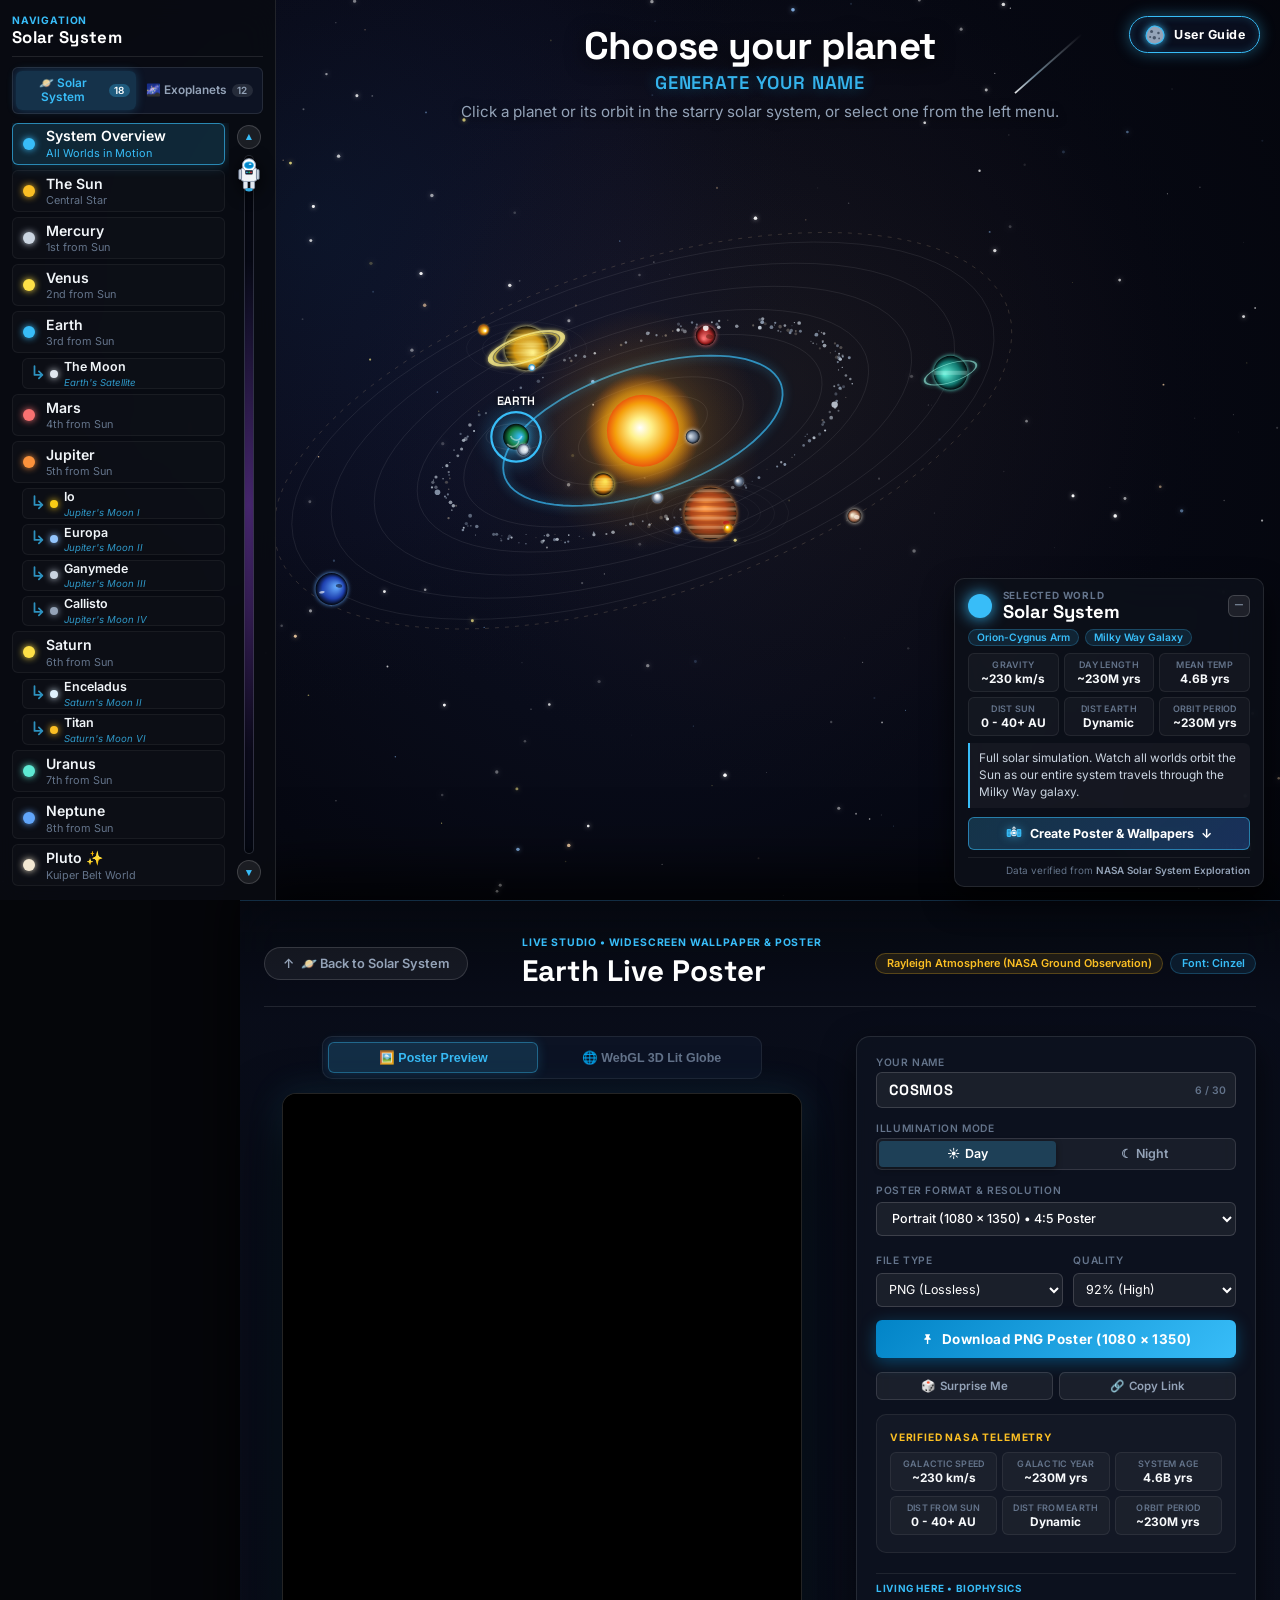
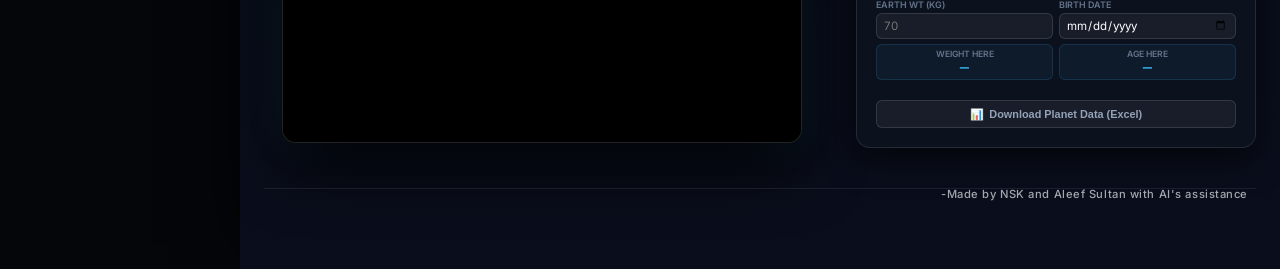
<file: index.html>
<!DOCTYPE html>
<html lang="en">
<head>
  <meta charset="UTF-8">
  <meta name="viewport" content="width=device-width, initial-scale=1.0">
  <title>Planet Name Poster — Motion &amp; Performance</title>
  <meta name="description" content="Choose a world from the solar system, type your name, and preview your personalized poster against that world's day or night sky with smooth 60 FPS motion and performance controls.">
  <meta name="theme-color" content="#06070c">

  <!-- Open-License Google Fonts for All Celestial Worlds -->
  <link rel="preconnect" href="https://fonts.googleapis.com">
  <link rel="preconnect" href="https://fonts.gstatic.com" crossorigin>
  <link href="https://fonts.googleapis.com/css2?family=Cinzel:wght@600;700;900&family=Cormorant+Garamond:wght@600;700&family=Inter:wght@400;500;600;700&family=Outfit:wght@500;700&family=Playfair+Display:ital,wght@0,600;0,700;1,600&family=Space+Grotesk:wght@600;700&family=Syne:wght@700;800&display=swap" rel="stylesheet">

  <link rel="stylesheet" href="css/style.css?v=12.0">
</head>
<body>
  <!-- Top Right: Blinking Asteroid User Guide Button -->
  <button type="button" id="asteroid-guide-btn" class="asteroid-guide-btn" aria-label="Open Cosmic User Guide" title="Click for easy User Guide">
    <span class="asteroid-icon-wrap" aria-hidden="true">
      <svg class="asteroid-svg" viewBox="0 0 32 32" fill="none" xmlns="http://www.w3.org/2000/svg">
        <path d="M16 3 C22 4, 28 8, 29 15 C30 22, 25 28, 17 29 C9 30, 3 24, 3 17 C3 10, 10 2, 16 3 Z" fill="#94a3b8" stroke="#38bdf8" stroke-width="1.6" stroke-linejoin="round"/>
        <circle cx="11" cy="11" r="2.2" fill="#475569"/>
        <circle cx="21" cy="13" r="1.8" fill="#475569"/>
        <circle cx="15" cy="20" r="2.5" fill="#475569"/>
        <circle cx="22" cy="21" r="1.3" fill="#475569"/>
        <circle cx="9" cy="19" r="1.5" fill="#475569"/>
      </svg>
    </span>
    <span class="asteroid-guide-text">User Guide</span>
  </button>

  <!-- Full-Screen Interactive Solar System Canvas -->
  <canvas id="solar-canvas" aria-label="Interactive animated 3D solar system background"></canvas>

  <!-- Mobile Drawer Toggle Button -->
  <button 
    type="button" 
    id="drawer-toggle" 
    class="drawer-toggle-btn" 
    aria-label="Toggle planet menu drawer" 
    aria-expanded="false" 
    aria-controls="planet-drawer"
  >
    <span class="drawer-icon" aria-hidden="true">&#9776;</span>
    <span class="drawer-label">Worlds</span>
  </button>

  <!-- Left Menu Drawer / Sidebar -->
  <aside id="planet-drawer" class="planet-drawer" aria-label="Solar System Navigation">
    <div class="drawer-header">
      <div class="drawer-title-wrap">
        <span class="drawer-badge">Navigation</span>
        <h2 class="drawer-title">Solar System</h2>
      </div>
      <button 
        type="button" 
        id="drawer-close" 
        class="drawer-close-btn" 
        aria-label="Close planet menu drawer"
      >&times;</button>
    </div>

    <!-- Catalog Tabs: Solar System vs Confirmed NASA Exoplanets -->
    <div class="drawer-catalog-tabs" role="tablist" aria-label="Celestial catalog switcher">
      <button type="button" id="tab-solar-btn" class="catalog-tab-btn active" role="tab" aria-selected="true" aria-controls="planet-menu">
        <span>🪐 Solar System</span>
        <span class="tab-badge-count">18</span>
      </button>
      <button type="button" id="tab-exo-btn" class="catalog-tab-btn" role="tab" aria-selected="false" aria-controls="planet-menu">
        <span>🌌 Exoplanets</span>
        <span class="tab-badge-count">12</span>
      </button>
    </div>

    <!-- Planet Buttons List with Interactive Astronaut Scroller Rail -->
    <div class="drawer-body-wrap">
      <nav class="planet-menu" id="planet-menu" role="menu" aria-label="Planet selector list">
        <!-- Buttons dynamically populated and synced via JavaScript -->
      </nav>

      <!-- Dedicated Up/Down Astronaut Scroller & Navigation Rail -->
      <div class="astronaut-scroller-wrap" id="astronaut-scroller-wrap" aria-label="Astronaut Navigation Scroller">
        <button type="button" id="astro-up-btn" class="astro-nav-btn astro-btn-up" aria-label="Previous planet" title="Navigate to previous planet">▲</button>
        <div class="astro-track-rail" id="astro-track-rail" title="Drag or click to navigate planets with the astronaut">
          <div class="astro-milkyway-glow"></div>
          <div class="astronaut-guide-thumb" id="astronaut-guide-thumb" role="slider" aria-label="Astronaut Planet Scroller" tabindex="0">
            <!-- Detailed SVG Astronaut with helmet, reflective visor, chest pack and thrusters -->
            <svg class="astronaut-svg-icon" viewBox="0 0 28 38" fill="none" xmlns="http://www.w3.org/2000/svg">
              <rect x="5.5" y="12" width="17" height="15" rx="3.5" fill="#f1f5f9" stroke="#94a3b8" stroke-width="1"/>
              <rect x="3" y="14" width="3" height="11" rx="1.5" fill="#cbd5e1" stroke="#64748b" stroke-width="0.8"/>
              <rect x="22" y="14" width="3" height="11" rx="1.5" fill="#cbd5e1" stroke="#64748b" stroke-width="0.8"/>
              <circle cx="14" cy="9.5" r="7" fill="#ffffff" stroke="#94a3b8" stroke-width="1"/>
              <ellipse cx="14" cy="9.5" rx="4.8" ry="3.5" fill="#0284c7" stroke="#38bdf8" stroke-width="0.8"/>
              <ellipse cx="15.2" cy="8.5" rx="1.6" ry="0.8" fill="#ffffff" opacity="0.85"/>
              <rect x="10" y="15" width="8" height="4.5" rx="1" fill="#0f172a"/>
              <circle cx="11.8" cy="17.2" r="0.9" fill="#38bdf8"/>
              <circle cx="14.2" cy="17.2" r="0.9" fill="#22c55e"/>
              <circle cx="16.2" cy="17.2" r="0.9" fill="#ef4444"/>
              <rect x="8" y="27" width="4.5" height="8" rx="1.5" fill="#e2e8f0" stroke="#94a3b8" stroke-width="0.8"/>
              <rect x="15.5" y="27" width="4.5" height="8" rx="1.5" fill="#e2e8f0" stroke="#94a3b8" stroke-width="0.8"/>
              <ellipse cx="14" cy="36" rx="4" ry="1.8" fill="#38bdf8" opacity="0.9" class="thruster-fire"/>
            </svg>
          </div>
        </div>
        <button type="button" id="astro-down-btn" class="astro-nav-btn astro-btn-down" aria-label="Next planet" title="Navigate to next planet">▼</button>
      </div>
    </div>
  </aside>

  <!-- Mobile Drawer Backdrop Overlay -->
  <div id="drawer-backdrop" class="drawer-backdrop" aria-hidden="true"></div>

  <!-- Main Foreground Content Layer (Two-Stage Vertical Flow) -->
  <main class="main-content" id="main-content">
    
    <!-- Stage 1: Majestic Full-Screen Solar System Exploration -->
    <section class="solar-stage-section" id="solar-stage-section" aria-label="Interactive Solar System Exploration">
      <header class="hero-header" id="hero-header">
        <h1 class="hero-title" id="hero-title">Choose your planet</h1>
        <h2 class="hero-subheading" id="hero-subheading">Generate your name</h2>
        <p class="hero-subtitle" id="hero-subtitle">
          Click a planet or its orbit in the starry solar system, or select one from the left menu.
        </p>
      </header>

      <!-- Stage 1 Cosmic Footer: NSK AI Credit in Bottom Right -->
      <footer class="solar-stage-footer" aria-label="Project credits">
        <div class="footer-right">
          <span class="site-credit-watermark">-Made by NSK with AI</span>
        </div>
      </footer>
    </section>

    <!-- Stage 2: Large Poster Preview & PC Wallpaper Workshop -->
    <section class="poster-stage-section" id="poster-stage-section" aria-label="Poster Studio and Wallpaper Workshop">
      
      <!-- Studio Header Bar with Scroll-Up Action -->
      <div class="studio-section-header">
        <button type="button" class="scroll-to-solar-btn" id="scroll-to-solar-btn" title="Scroll up to return to Solar System simulation">
          <span class="scroll-arrow-icon" aria-hidden="true">&uarr;</span>
          <span>🪐 Back to Solar System</span>
        </button>

        <div class="studio-section-title-wrap">
          <span class="studio-section-badge">Live Studio &bull; Widescreen Wallpaper &amp; Poster</span>
          <h2 class="studio-section-title" id="studio-section-title">Earth Live Poster</h2>
        </div>

        <div class="sky-status-row">
          <span id="sky-status-pill" class="sky-status-pill">
            Rayleigh Atmosphere (NASA Ground Observation)
          </span>
          <span class="sky-font-indicator" id="sky-font-indicator">
            Font: Cinzel
          </span>
        </div>
      </div>

      <!-- Studio Two-Column Grid: Large Preview Canvas + Full Workshop Controls -->
      <div class="studio-layout-grid">
        
        <!-- Left / Center: Studio Canvas Column with 2D Poster vs 3D Lit Globe Toggle -->
        <div class="studio-canvas-column">
          <div class="studio-view-toggle" role="tablist" aria-label="Studio View Switcher">
            <button type="button" id="view-2d-btn" class="view-toggle-btn active" role="tab" aria-selected="true" aria-controls="poster-canvas-wrap">
              <span>🖼️ Poster Preview</span>
            </button>
            <button type="button" id="view-3d-btn" class="view-toggle-btn" role="tab" aria-selected="false" aria-controls="globe-canvas-wrap">
              <span>🌐 WebGL 3D Lit Globe</span>
            </button>
          </div>

          <!-- 2D High-Resolution Canvas Preview -->
          <div class="poster-canvas-wrap aspect-portrait" id="poster-canvas-wrap">
            <canvas id="poster-canvas" aria-label="Personalized planet name poster live preview"></canvas>
          </div>

          <!-- Stage 08 Stretch: Interactive 3D Planetary Sphere with Moving Day/Night Terminator -->
          <div class="globe-canvas-wrap" id="globe-canvas-wrap" style="display: none;">
            <div class="globe-viewport-box">
              <!-- Personalized NASA Name Overlay on 3D Globe -->
              <div class="globe-name-overlay" id="globe-name-overlay">
                <span class="globe-agency-tag">NASA CELESTIAL SURVEY &bull; 3D SPHERICAL PROJECTION</span>
                <span class="globe-name-title" id="globe-name-display">COSMOS</span>
                <span class="globe-mission-tag" id="globe-mission-tag">EXPLORATION ARCHIVE MISSION</span>
              </div>

              <canvas id="globe-canvas" width="600" height="600" aria-label="Interactive 3D Lit Planetary Globe with Day/Night Terminator"></canvas>

              <div class="globe-footer-overlay" id="globe-footer-overlay">
                <div class="globe-footer-world">
                  <span class="globe-world-badge" id="globe-world-name">EARTH</span>
                  <span class="globe-telemetry-badge" id="globe-telemetry-badge">1.00 AU &bull; 9.8 m/s&sup2;</span>
                </div>
                <div class="globe-footer-right">
                  <span class="globe-impression-tag" id="globe-impression-tag">artist's impression</span>
                  <span class="globe-credit-watermark">-Made by NSK with AI</span>
                </div>
              </div>
            </div>
            <div class="globe-controls-overlay">
              <div class="globe-control-group">
                <div class="globe-label-row">
                  <span class="globe-control-title">☀️ Sun Angle &amp; Terminator</span>
                  <span class="globe-angle-val" id="terminator-angle-val">45°</span>
                </div>
                <input type="range" id="terminator-slider" class="terminator-slider" min="0" max="360" value="45" aria-label="Adjust solar illumination terminator angle">
              </div>
              <div class="globe-actions-row">
                <button type="button" id="globe-autorotate-btn" class="globe-tool-btn active" title="Toggle automatic axial rotation">
                  <span id="globe-rotate-label">⟳ Auto-Rotate: ON</span>
                </button>
                <button type="button" id="globe-export-btn" class="globe-tool-btn" title="Download snapshot of 3D globe">
                  <span>📷 Snapshot Globe</span>
                </button>
              </div>
            </div>
          </div>
        </div>

        <!-- Right: Studio Controls, Multi-Format Export, Biophysics & Data -->
        <div class="studio-controls-column">
          
          <!-- Name Input -->
          <div class="control-name-wrap">
            <label for="name-input" class="control-label">Your Name</label>
            <div class="name-input-box">
              <input 
                type="text" 
                id="name-input" 
                class="name-input" 
                maxlength="50" 
                value="COSMOS" 
                placeholder="Type your name..."
                autocomplete="off"
                spellcheck="false"
              >
              <span id="char-count" class="char-count">6 / 50</span>
            </div>
          </div>
          <!-- Day / Night Illumination Toggle Switch (for 2D Poster Preview) -->
          <div class="control-mode-wrap">
            <span class="control-label">Illumination Mode</span>
            <div class="mode-toggle-group" role="group" aria-label="Day or Night View">
              <button type="button" id="mode-day-btn" class="mode-btn active" aria-pressed="true">
                <span class="mode-icon">&#9728;</span> Day
              </button>
              <button type="button" id="mode-night-btn" class="mode-btn" aria-pressed="false">
                <span class="mode-icon">&#9790;</span> Night
              </button>
            </div>
          </div>


          <!-- Export Size & Format Selector (Grouped Optgroups) -->
          <div class="export-format-row">
            <label for="export-size-select" class="control-label">Poster Format &amp; Resolution</label>
            <div class="select-wrapper">
              <select id="export-size-select" class="export-size-select" aria-label="Poster Export Resolution and Aspect Ratio">
                <optgroup label="Social">
                  <option value="portrait" selected>Portrait (1080 &times; 1350) &bull; 4:5 Poster</option>
                  <option value="square">Square (1080 &times; 1080) &bull; 1:1 Social</option>
                  <option value="story">Phone Story (1080 &times; 1920) &bull; 9:16 Mobile</option>
                  <option value="x_post">X Post (1600 &times; 900) &bull; 16:9 Banner</option>
                  <option value="link_preview">Link Preview (1200 &times; 630) &bull; 1.91:1 Card</option>
                  <option value="pinterest">Pinterest (1000 &times; 1500) &bull; 2:3 Pin</option>
                </optgroup>
                <optgroup label="Wallpapers">
                  <option value="landscape">PC Wallpaper (1920 &times; 1080) &bull; 16:9 Desktop</option>
                  <option value="desktop_4k">4K Desktop (3840 &times; 2160) &bull; Ultra HD</option>
                  <option value="ultrawide">Ultrawide (2560 &times; 1080) &bull; 21:9 Monitor</option>
                  <option value="tablet">Tablet (2048 &times; 1536) &bull; 4:3 iPad/Tablet</option>
                  <option value="phone_wallpaper">Phone Wallpaper (1170 &times; 2532) &bull; Lock Screen</option>
                </optgroup>
                <optgroup label="Print">
                  <option value="a4">A4 Print (2480 &times; 3508) &bull; 300 DPI Document</option>
                </optgroup>
                <optgroup label="Other">
                  <option value="custom">Custom Size (User Defined Dimensions)</option>
                </optgroup>
              </select>
            </div>
          </div>

          <!-- Custom Dimensions Input Row (Visible when Custom is selected) -->
          <div class="custom-size-row" id="custom-size-row" style="display: none;">
            <div class="custom-dim-group">
              <label for="custom-width-input" class="control-label">Width (px)</label>
              <input type="number" id="custom-width-input" class="custom-dim-input" value="1200" min="320" max="4096" step="10">
            </div>
            <div class="custom-dim-group">
              <label for="custom-height-input" class="control-label">Height (px)</label>
              <input type="number" id="custom-height-input" class="custom-dim-input" value="1200" min="320" max="4096" step="10">
            </div>
          </div>

          <!-- File Type & Quality Controls -->
          <div class="export-options-row">
            <div class="option-field-group">
              <label for="export-type-select" class="control-label">File Type</label>
              <select id="export-type-select" class="export-type-select" aria-label="Export Image Format">
                <option value="png" selected>PNG (Lossless)</option>
                <option value="jpg">JPG (Compact)</option>
                <option value="webp">WebP (Modern)</option>
              </select>
            </div>
            <div class="option-field-group" id="quality-field-group">
              <label for="export-quality-select" class="control-label">Quality</label>
              <select id="export-quality-select" class="export-quality-select" aria-label="Export Image Quality">
                <option value="1.0">100% (Maximum)</option>
                <option value="0.92" selected>92% (High)</option>
                <option value="0.82">82% (Standard)</option>
                <option value="0.70">70% (Lightweight)</option>
              </select>
            </div>
          </div>

          <!-- Download Action Button -->
          <button type="button" id="download-poster-btn" class="download-poster-btn" title="Download High-Resolution PNG Poster or Wallpaper">
            <span class="btn-icon">&#128392;</span>
            <span id="download-btn-label">Download PNG Poster</span>
          </button>

          <!-- Surprise Me & Copy Link Actions Row -->
          <div class="studio-action-row">
            <button type="button" id="surprise-btn" class="studio-action-btn" title="Pick a random world and lighting mode">
              <span>&#127922;</span> Surprise Me
            </button>
            <button type="button" id="copy-link-btn" class="studio-action-btn" title="Copy shareable link with current world and name">
              <span>&#128279;</span> Copy Link
            </button>
          </div>

          <!-- Telemetry Quick Facts Grid in Studio -->
          <div class="studio-telemetry-box">
            <div class="telemetry-header">
              <span class="telemetry-title">Verified NASA Telemetry</span>
            </div>
            <div class="panel-facts-grid">
              <div class="fact-box">
                <span class="fact-label" id="panel-fact-1-label">Gravity</span>
                <strong class="fact-value" id="panel-gravity">9.8 m/s²</strong>
              </div>
              <div class="fact-box">
                <span class="fact-label" id="panel-fact-2-label">Day Length</span>
                <strong class="fact-value" id="panel-day-length">24.0 hrs</strong>
              </div>
              <div class="fact-box">
                <span class="fact-label" id="panel-fact-3-label">Mean Temp</span>
                <strong class="fact-value" id="panel-temp">15 °C</strong>
              </div>
              <div class="fact-box">
                <span class="fact-label">Dist from Sun</span>
                <strong class="fact-value" id="panel-dist-sun">1.00 AU</strong>
              </div>
              <div class="fact-box">
                <span class="fact-label">Dist from Earth</span>
                <strong class="fact-value" id="panel-dist-earth">0 km</strong>
              </div>
              <div class="fact-box">
                <span class="fact-label">Orbit Period</span>
                <strong class="fact-value" id="panel-orbit">365.25 days</strong>
              </div>
            </div>
          </div>

          <!-- Biophysics: Living on Another World -->
          <div class="panel-biophysics-wrap" id="panel-biophysics-wrap">
            <div class="biophysics-header">
              <span class="biophysics-title">Living Here &bull; Biophysics</span>
            </div>
            <div class="biophysics-inputs-grid">
              <div class="bio-input-group">
                <label for="user-weight-input" class="bio-label">Earth Wt (kg)</label>
                <input type="number" id="user-weight-input" class="bio-input" placeholder="70" min="1" max="500" step="1">
              </div>
              <div class="bio-input-group">
                <label for="user-dob-input" class="bio-label">Birth Date</label>
                <input type="date" id="user-dob-input" class="bio-input">
              </div>
            </div>
            <div class="biophysics-results-grid">
              <div class="bio-result-box">
                <span class="bio-result-label">Weight Here</span>
                <strong class="bio-result-value" id="calc-weight-val">&mdash;</strong>
              </div>
              <div class="bio-result-box">
                <span class="bio-result-label">Age Here</span>
                <strong class="bio-result-value" id="calc-age-val">&mdash;</strong>
              </div>
            </div>
          </div>

          <!-- Data Export Action -->
          <div class="panel-data-actions" id="panel-data-actions">
            <button type="button" id="export-data-btn" class="export-data-btn" title="Download verified NASA Fact Sheet for this world as JSON">
              <span>📊</span> Download Planet Data (Excel)
            </button>
          </div>

        </div>

      </div>

      <!-- Stage 2 Studio Footer: Made By NSK watermark -->
      <footer class="studio-bottom-footer" aria-label="Project credits">
        <div class="footer-right">
          <span class="site-credit-watermark">-Made by NSK and Aleef Sultan with AI's assistance</span>
        </div>
      </footer>

    </section>

  </main>

  <!-- Selected Planet Telemetry Floating Card (Pinned to Right in Solar View) -->
  <aside class="selection-panel" id="selection-panel" aria-live="polite">
    <div class="selection-card">
      <div class="selection-card-header">
        <div class="planet-preview-dot" id="panel-planet-dot" aria-hidden="true"></div>
        <div class="selection-card-title-wrap">
          <span class="panel-eyebrow">Selected World</span>
          <h2 class="panel-planet-name" id="panel-planet-name">Solar System</h2>
        </div>
        <button type="button" id="panel-minimize-btn" class="panel-minimize-btn" aria-label="Minimize or Expand telemetry card" title="Minimize or expand telemetry card">
          <span id="panel-minimize-icon">─</span>
        </button>
      </div>

      <div class="panel-meta-badges">
        <span class="panel-badge" id="panel-planet-order">5th from Sun</span>
        <span class="panel-badge" id="panel-planet-type">Gas Giant</span>
      </div>

      <!-- Quick NASA Telemetry 6-Card Grid -->
      <div class="panel-facts-grid" id="solar-panel-facts-grid">
        <div class="fact-box">
          <span class="fact-label">Gravity</span>
          <strong class="fact-value" id="solar-gravity-val">24.8 m/s²</strong>
        </div>
        <div class="fact-box">
          <span class="fact-label">Day Length</span>
          <strong class="fact-value" id="solar-day-val">9.9 hrs</strong>
        </div>
        <div class="fact-box">
          <span class="fact-label">Mean Temp</span>
          <strong class="fact-value" id="solar-temp-val">-110 °C</strong>
        </div>
        <div class="fact-box">
          <span class="fact-label">Dist Sun</span>
          <strong class="fact-value" id="solar-dist-sun-val">5.20 AU</strong>
        </div>
        <div class="fact-box">
          <span class="fact-label">Dist Earth</span>
          <strong class="fact-value" id="solar-dist-earth-val">4.20 AU</strong>
        </div>
        <div class="fact-box">
          <span class="fact-label">Orbit Period</span>
          <strong class="fact-value" id="solar-orbit-val">11.86 yrs</strong>
        </div>
      </div>

      <!-- Verified Planetary Synopsis -->
      <p class="panel-synopsis" id="solar-synopsis-val">
        King of the planets. Giant gas world with Great Red Spot, massive magnetic shield, and 95 known moons.
      </p>

      <!-- CTA to Design in Studio / PC Wallpaper (Equipped with Artificial Satellite Icon) -->
      <button type="button" id="solar-open-studio-btn" class="solar-open-studio-btn" title="Create poster or wallpaper with this world">
        <svg class="satellite-icon-svg" viewBox="0 0 24 24" width="16" height="16" fill="none" stroke="currentColor" stroke-width="1.8" stroke-linecap="round" stroke-linejoin="round" aria-hidden="true">
          <!-- Solar panel array left -->
          <rect x="2" y="7" width="5" height="10" rx="0.8" fill="rgba(56, 189, 248, 0.25)" stroke="#38bdf8"/>
          <line x1="2" y1="12" x2="7" y2="12" stroke="#38bdf8"/>
          <line x1="4.5" y1="7" x2="4.5" y2="17" stroke="#38bdf8"/>
          <!-- Connector truss -->
          <line x1="7" y1="12" x2="9" y2="12" stroke="#e2e8f0"/>
          <!-- Satellite core body -->
          <rect x="9" y="8" width="6" height="8" rx="1.2" fill="#0284c7" stroke="#f8fafc" stroke-width="1.5"/>
          <!-- Instrument sensor -->
          <circle cx="12" cy="12" r="1.2" fill="#fbbf24"/>
          <!-- Connector truss -->
          <line x1="15" y1="12" x2="17" y2="12" stroke="#e2e8f0"/>
          <!-- Solar panel array right -->
          <rect x="17" y="7" width="5" height="10" rx="0.8" fill="rgba(56, 189, 248, 0.25)" stroke="#38bdf8"/>
          <line x1="17" y1="12" x2="22" y2="12" stroke="#38bdf8"/>
          <line x1="19.5" y1="7" x2="19.5" y2="17" stroke="#38bdf8"/>
          <!-- Antenna & dish -->
          <path d="M12 8V4.5M10 5a2 2 0 0 1 4 0" stroke="#f8fafc" stroke-width="1.4"/>
        </svg>
        <span>Create Poster &amp; Wallpapers</span>
        <span class="btn-arrow-icon" aria-hidden="true">&darr;</span>
      </button>

      <div class="panel-credit-line">
        Data verified from <span class="credit-source" id="panel-credit-source">NASA Planetary Fact Sheet</span>
      </div>
    </div>
  </aside>

  <!-- User Guide Interactive Modal Dialog -->
  <div id="user-guide-modal-backdrop" class="user-guide-modal-backdrop" role="dialog" aria-modal="true" aria-labelledby="user-guide-title">
    <div class="user-guide-card">
      <div class="user-guide-header">
        <div class="user-guide-title-wrap">
          <div class="user-guide-asteroid-badge">
            <svg class="asteroid-svg" viewBox="0 0 32 32" fill="none" width="22" height="22">
              <path d="M16 3 C22 4, 28 8, 29 15 C30 22, 25 28, 17 29 C9 30, 3 24, 3 17 C3 10, 10 2, 16 3 Z" fill="#94a3b8" stroke="#38bdf8" stroke-width="1.6"/>
              <circle cx="11" cy="11" r="2.2" fill="#475569"/>
              <circle cx="21" cy="13" r="1.8" fill="#475569"/>
              <circle cx="15" cy="20" r="2.5" fill="#475569"/>
            </svg>
          </div>
          <div>
            <h2 class="user-guide-title" id="user-guide-title">Cosmic User Guide</h2>
            <div class="user-guide-subtitle">Personalized NASA Posters, 3D Lit Globes &amp; Space Physics</div>
          </div>
        </div>
        <button type="button" id="user-guide-close-btn" class="user-guide-close-btn" aria-label="Close User Guide">&times;</button>
      </div>

      <div class="user-guide-content">
        <div class="guide-step-card">
          <div class="guide-step-num">1</div>
          <div class="guide-step-body">
            <div class="guide-step-title">🪐 Explore 30 Celestial Worlds &amp; Moons</div>
            <p class="guide-step-desc">Click any planet or orbit line directly in the solar system, or switch between <strong>Solar System (18 worlds)</strong> and <strong>NASA Exoplanet Archive (12 worlds)</strong> in the left drawer.</p>
          </div>
        </div>

        <div class="guide-step-card">
          <div class="guide-step-num">2</div>
          <div class="guide-step-body">
            <div class="guide-step-title">✍️ Generate Your Personalized Name</div>
            <p class="guide-step-desc">Type your name (up to 30 characters) in the Studio to instantly craft your customized NASA typography mission emblem with dual-color stencil styling.</p>
          </div>
        </div>

        <div class="guide-step-card">
          <div class="guide-step-num">3</div>
          <div class="guide-step-body">
            <div class="guide-step-title">🌐 2D Poster Preview &bull; WebGL 3D Lit Globe</div>
            <p class="guide-step-desc">Toggle between the 2D NASA Poster and the <strong>WebGL 3D Lit Globe</strong>. Drag the <strong>☀️ Sun Angle slider</strong> to watch day and night sweep across the planet's terrain with realistic auto-rotation!</p>
          </div>
        </div>

        <div class="guide-step-card">
          <div class="guide-step-num">4</div>
          <div class="guide-step-body">
            <div class="guide-step-title">⚖️ Living on Another World (Biophysics)</div>
            <p class="guide-step-desc">Enter your Earth weight (kg) and birth date to calculate your real weight under alien gravity and your local planetary age!</p>
          </div>
        </div>

        <div class="guide-step-card">
          <div class="guide-step-num">5</div>
          <div class="guide-step-body">
            <div class="guide-step-title">📥 Download Wallpapers &amp; Share Links</div>
            <p class="guide-step-desc">Choose from 4K Desktop Wallpaper (16:9), Mobile Phone Story (9:16), Print Ready (3:4), or Custom formats. Click <strong>Download PNG Poster</strong> or <strong>Snapshot Globe</strong> to save your creation!</p>
          </div>
        </div>
      </div>

      <div class="user-guide-footer">
        <button type="button" id="user-guide-ok-btn" class="user-guide-action-btn">
          <span>Got it, Let's Explore! 🚀</span>
        </button>
      </div>
    </div>
  </div>

  <!-- Stage 04 Visual Toast Notification -->
  <div id="toast-notification" class="toast-notification" role="status" aria-live="polite"></div>

  <!-- Scripts: Calculator, Share, Skies Engine, Background Canvas, Poster Canvas, Textures, WebGL 3D Globe, App Controller -->
  <script src="js/calculator.js?v=16.0"></script>
  <script src="js/share.js?v=16.0"></script>
  <script src="js/skies.js?v=16.0"></script>
  <script src="js/textures.js?v=16.0"></script>
  <script src="js/sphere3d.js?v=16.0"></script>
  <script src="js/background.js?v=16.0"></script>
  <script src="js/poster.js?v=16.0"></script>
  <script src="js/app.js?v=16.0"></script>
</body>
</html>
</file>
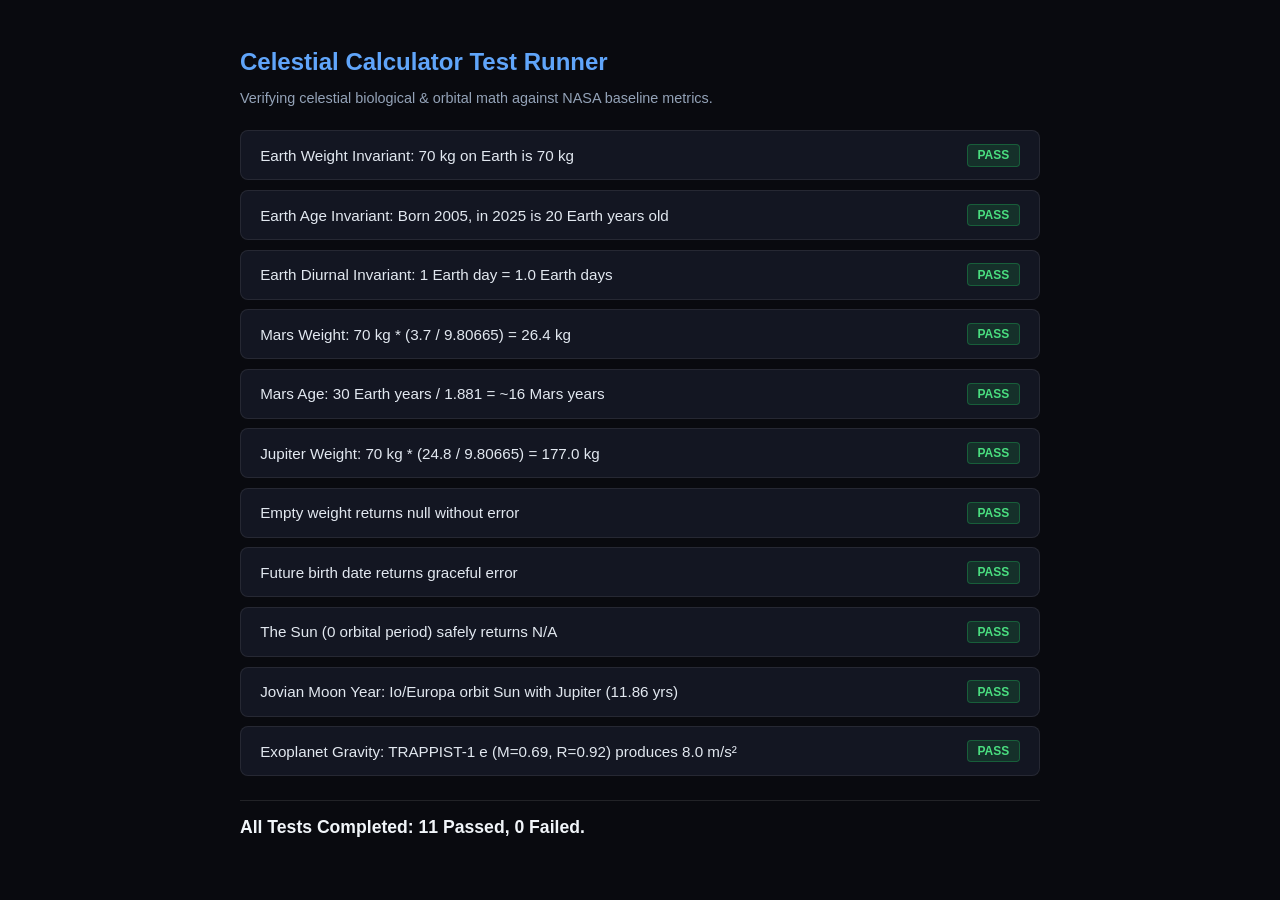
<file: tests.html>
<!DOCTYPE html>
<html lang="en">
<head>
  <meta charset="UTF-8">
  <title>Celestial Calculator - Unit Tests</title>
  <style>
    body {
      font-family: -apple-system, BlinkMacSystemFont, 'Segoe UI', Roboto, sans-serif;
      background: #090a0f;
      color: #e2e8f0;
      padding: 2rem;
      max-width: 800px;
      margin: 0 auto;
    }
    h1 { font-size: 1.5rem; margin-bottom: 0.5rem; color: #60a5fa; }
    p { color: #94a3b8; font-size: 0.9rem; margin-bottom: 1.5rem; }
    .test-card {
      background: #131622;
      border: 1px solid rgba(255, 255, 255, 0.08);
      border-radius: 8px;
      padding: 0.8rem 1.2rem;
      margin-bottom: 0.6rem;
      display: flex;
      justify-content: space-between;
      align-items: center;
    }
    .test-desc { font-size: 0.95rem; }
    .badge {
      font-size: 0.75rem;
      font-weight: 700;
      padding: 0.2rem 0.6rem;
      border-radius: 4px;
      text-transform: uppercase;
    }
    .pass { background: rgba(34, 197, 94, 0.15); color: #4ade80; border: 1px solid rgba(34, 197, 94, 0.3); }
    .fail { background: rgba(239, 68, 68, 0.15); color: #f87171; border: 1px solid rgba(239, 68, 68, 0.3); }
    .summary {
      margin-top: 1.5rem;
      font-size: 1.1rem;
      font-weight: 600;
      color: #f1f5f9;
      border-top: 1px solid rgba(255, 255, 255, 0.1);
      padding-top: 1rem;
    }
  </style>
</head>
<body>
  <h1>Celestial Calculator Test Runner</h1>
  <p>Verifying celestial biological & orbital math against NASA baseline metrics.</p>

  <div id="test-results"></div>
  <div id="test-summary" class="summary">Running tests...</div>

  <script src="js/calculator.js"></script>
  <script>
    const resultsContainer = document.getElementById('test-results');
    const summaryContainer = document.getElementById('test-summary');
    let passed = 0;
    let failed = 0;

    function assertEqual(actual, expected, desc) {
      const match = actual === expected;
      if (match) passed++; else failed++;

      const div = document.createElement('div');
      div.className = 'test-card';
      div.innerHTML = `
        <span class="test-desc">${desc}</span>
        <span class="badge ${match ? 'pass' : 'fail'}">${match ? 'PASS' : 'FAIL'}</span>
      `;
      resultsContainer.appendChild(div);
    }

    // Invariants
    const wEarth = CelestialCalculator.calculateWeightOnPlanet(70, 9.8);
    assertEqual(Math.round(wEarth.value), 70, 'Earth Weight Invariant: 70 kg on Earth is 70 kg');

    const aEarth = CelestialCalculator.calculateAgeOnPlanet(new Date('2005-01-01T00:00:00Z'), 1.0, new Date('2025-01-01T00:00:00Z'));
    assertEqual(Math.round(aEarth.value), 20, 'Earth Age Invariant: Born 2005, in 2025 is 20 Earth years old');

    const dEarth = CelestialCalculator.calculateDiurnalRatio(24.0);
    assertEqual(dEarth.planetDaysPerEarthDay, 1.0, 'Earth Diurnal Invariant: 1 Earth day = 1.0 Earth days');

    // Mars
    const wMars = CelestialCalculator.calculateWeightOnPlanet(70, '3.7 m/s²');
    assertEqual(wMars.value, 26.4, 'Mars Weight: 70 kg * (3.7 / 9.80665) = 26.4 kg');

    const aMars = CelestialCalculator.calculateAgeOnPlanet(new Date('2000-01-01T00:00:00Z'), 1.881, new Date('2030-01-01T00:00:00Z'));
    assertEqual(Math.round(aMars.value), 16, 'Mars Age: 30 Earth years / 1.881 = ~16 Mars years');

    // Jupiter
    const wJup = CelestialCalculator.calculateWeightOnPlanet(70, '24.8 m/s²');
    assertEqual(wJup.value, 177.0, 'Jupiter Weight: 70 kg * (24.8 / 9.80665) = 177.0 kg');

    // Edge cases
    const wEmpty = CelestialCalculator.calculateWeightOnPlanet(null, 3.7);
    assertEqual(wEmpty.value, null, 'Empty weight returns null without error');

    const aFuture = CelestialCalculator.calculateAgeOnPlanet(new Date(Date.now() + 86400000000), 1.881);
    assertEqual(aFuture.error, 'Future date', 'Future birth date returns graceful error');

    const aSun = CelestialCalculator.calculateAgeOnPlanet(new Date('2000-01-01'), 0);
    assertEqual(aSun.formatted, 'N/A', 'The Sun (0 orbital period) safely returns N/A');

    // Stage 06: Moons
    const aIo = CelestialCalculator.calculateAgeOnPlanet(new Date('2000-01-01T00:00:00Z'), 11.86, new Date('2030-01-01T00:00:00Z'));
    assertEqual(Number(aIo.value.toFixed(1)), 2.5, 'Jovian Moon Year: Io/Europa orbit Sun with Jupiter (11.86 yrs)');

    // Stage 07: Exoplanets
    const gTrappist = Number(((0.69 / (0.92 * 0.92)) * 9.80665).toFixed(1));
    assertEqual(gTrappist, 8.0, 'Exoplanet Gravity: TRAPPIST-1 e (M=0.69, R=0.92) produces 8.0 m/s²');

    summaryContainer.textContent = `All Tests Completed: ${passed} Passed, ${failed} Failed.`;
  </script>
</body>
</html>
</file>
<file: css/style.css>
/* ==========================================================================
   Planet Name Poster - Stage 02: Skies & Name Preview Stylesheet
   Design: Deep Space Cosmos, Live Poster Studio, Responsive Telemetry
   ========================================================================== */

:root {
  --color-bg-base: #05060a;
  --color-bg-drawer: rgba(9, 11, 18, 0.92);
  --color-bg-card: rgba(13, 16, 26, 0.88);
  --color-bg-card-hover: rgba(22, 27, 42, 0.94);
  
  --color-text-primary: #f8fafc;
  --color-text-secondary: #94a3b8;
  --color-text-muted: #64748b;
  
  --color-accent-blue: #38bdf8;
  --color-accent-gold: #fbbf24;
  --color-border: rgba(255, 255, 255, 0.10);
  --color-border-active: rgba(56, 189, 248, 0.65);
  --color-focus: #38bdf8;

  --font-serif: 'Cinzel', Georgia, serif;
  --font-sans: 'Inter', -apple-system, BlinkMacSystemFont, 'Segoe UI', Roboto, sans-serif;
  --font-display: 'Space Grotesk', var(--font-sans);

  --radius-sm: 6px;
  --radius-md: 10px;
  --radius-lg: 14px;
  --radius-full: 9999px;

  --transition-fast: 0.15s ease;
  --transition-normal: 0.25s ease;
  --transition-drawer: 0.32s cubic-bezier(0.16, 1, 0.3, 1);
}

/* --- Base & Reset --- */
*, *::before, *::after {
  box-sizing: border-box;
  margin: 0;
  padding: 0;
}

body {
  font-family: var(--font-sans);
  background-color: var(--color-bg-base);
  color: var(--color-text-primary);
  min-height: 100vh;
  overflow-x: hidden;
  -webkit-font-smoothing: antialiased;
}

/* --- Full-Screen Solar System Canvas Background --- */
#solar-canvas {
  position: fixed;
  inset: 0;
  width: 100%;
  height: 100%;
  z-index: 1;
  display: block;
  will-change: transform; /* GPU layer — prevents repaints from other DOM changes */
}

/* --- Cosmic Explorer Rocket Cursor --- */
body, #solar-canvas {
  cursor: url("data:image/svg+xml;utf8,<svg xmlns='http://www.w3.org/2000/svg' width='24' height='24' viewBox='0 0 24 24'><path d='M2 2 L12 6 L9 9 L15 15 L17 13 L20 16 L18 18 L15 15 L10 9 L7 12 Z' fill='%23f8fafc' stroke='%2338bdf8' stroke-width='1.2'/><circle cx='7' cy='7' r='1.5' fill='%2338bdf8'/><path d='M16 16 L22 22' stroke='%23f59e0b' stroke-width='1.5' stroke-linecap='round'/></svg>") 2 2, default;
}

button, a, input, select, .planet-btn, #solar-canvas.pointer-active, :focus {
  cursor: url("data:image/svg+xml;utf8,<svg xmlns='http://www.w3.org/2000/svg' width='24' height='24' viewBox='0 0 24 24'><path d='M2 2 L12 6 L9 9 L15 15 L17 13 L20 16 L18 18 L15 15 L10 9 L7 12 Z' fill='%2338bdf8' stroke='%23ffffff' stroke-width='1.2'/><circle cx='7' cy='7' r='1.5' fill='%23ffffff'/><path d='M15 15 L23 23 M17 14 L23 19 M14 17 L19 23' stroke='%23f97316' stroke-width='1.8' stroke-linecap='round'/></svg>") 2 2, pointer !important;
}

/* --- Mobile Drawer Toggle Button --- */
.drawer-toggle-btn {
  position: fixed;
  top: 1rem;
  left: 1rem;
  z-index: 40;
  display: inline-flex;
  align-items: center;
  gap: 0.5rem;
  min-height: 42px;
  padding: 0.45rem 0.95rem;
  background: rgba(15, 20, 32, 0.9);
  backdrop-filter: blur(10px);
  -webkit-backdrop-filter: blur(10px);
  border: 1px solid var(--color-border);
  border-radius: var(--radius-full);
  color: var(--color-text-primary);
  font-family: var(--font-display);
  font-size: 0.88rem;
  font-weight: 600;
  box-shadow: 0 4px 15px rgba(0, 0, 0, 0.5);
  transition: all var(--transition-fast);
}

.drawer-toggle-btn:hover {
  background: rgba(30, 41, 59, 0.95);
  border-color: rgba(255, 255, 255, 0.25);
  transform: translateY(-1px);
}

@media (min-width: 820px) {
  .drawer-toggle-btn {
    display: none;
  }
}

/* --- Left Planet Drawer / Sidebar --- */
.planet-drawer {
  position: fixed;
  top: 0;
  left: 0;
  height: 100vh;
  width: 276px;
  max-width: 88vw;
  background: var(--color-bg-drawer);
  backdrop-filter: blur(16px);
  -webkit-backdrop-filter: blur(16px);
  border-right: 1px solid var(--color-border);
  z-index: 50;
  display: flex;
  flex-direction: column;
  padding: 1rem 0.75rem;
  transform: translateX(-100%);
  transition: transform var(--transition-drawer);
  box-shadow: 10px 0 35px rgba(0, 0, 0, 0.7);
}

.planet-drawer.open {
  transform: translateX(0);
}

@media (min-width: 820px) {
  .planet-drawer {
    transform: translateX(0);
    z-index: 50; /* Navigation is always visible above everything while scrolling */
    box-shadow: none;
    width: 276px; /* Spacious, highly legible navigation drawer */
    padding: 0.85rem 0.75rem;
  }
}

.drawer-header {
  display: flex;
  justify-content: space-between;
  align-items: center;
  margin-bottom: 0.65rem;
  padding-bottom: 0.5rem;
  border-bottom: 1px solid var(--color-border);
}

.drawer-badge {
  display: block;
  font-size: 0.64rem;
  font-weight: 700;
  letter-spacing: 0.08em;
  text-transform: uppercase;
  color: var(--color-accent-blue);
}

.drawer-title {
  font-family: var(--font-display);
  font-size: 1.05rem;
  font-weight: 700;
  color: #fff;
  letter-spacing: 0.02em;
}

.drawer-close-btn {
  background: transparent;
  border: none;
  color: var(--color-text-secondary);
  font-size: 1.5rem;
  line-height: 1;
  padding: 0.2rem 0.4rem;
  border-radius: var(--radius-sm);
  transition: color var(--transition-fast);
}

.drawer-close-btn:hover {
  color: #fff;
}

@media (min-width: 820px) {
  .drawer-close-btn {
    display: none !important;
  }
}

/* --- Catalog Segment Tabs: Solar System vs Exoplanets --- */
.drawer-catalog-tabs {
  display: flex;
  background: rgba(15, 23, 42, 0.75);
  border: 1px solid rgba(255, 255, 255, 0.1);
  border-radius: var(--radius-sm);
  padding: 0.18rem;
  gap: 0.2rem;
  margin-bottom: 0.55rem;
}

.catalog-tab-btn {
  flex: 1;
  display: inline-flex;
  align-items: center;
  justify-content: center;
  gap: 0.35rem;
  padding: 0.35rem 0.4rem;
  background: transparent;
  border: none;
  border-radius: var(--radius-sm);
  color: var(--color-text-secondary);
  font-family: inherit;
  font-size: 0.74rem;
  font-weight: 600;
  cursor: pointer;
  transition: all var(--transition-fast);
}

.catalog-tab-btn:hover {
  color: #fff;
  background: rgba(255, 255, 255, 0.06);
}

.catalog-tab-btn.active {
  background: rgba(56, 189, 248, 0.18);
  color: #38bdf8;
  box-shadow: 0 0 10px rgba(56, 189, 248, 0.25);
}

.tab-badge-count {
  font-size: 0.62rem;
  padding: 0.05rem 0.32rem;
  background: rgba(255, 255, 255, 0.1);
  border-radius: var(--radius-full);
  color: inherit;
}

.catalog-tab-btn.active .tab-badge-count {
  background: rgba(56, 189, 248, 0.3);
  color: #fff;
}

/* --- Drawer Body Wrap & Interactive Astronaut Scroller Rail --- */
.drawer-body-wrap {
  display: flex;
  flex: 1;
  min-height: 0;
  gap: 0.35rem;
  position: relative;
}

.planet-menu {
  flex: 1;
  min-width: 0;
  display: flex;
  flex-direction: column;
  gap: 0.32rem;
  overflow-y: auto;
  padding-right: 0.3rem;
  scrollbar-width: none; /* Firefox: completely hide native scrollbar */
  -ms-overflow-style: none; /* IE and Edge */
}

/* Chrome, Safari, Opera: completely hide native scrollbar */
.planet-menu::-webkit-scrollbar {
  display: none !important;
  width: 0 !important;
  height: 0 !important;
}

/* Dedicated Vertical Astronaut Scroller Rail */
.astronaut-scroller-wrap {
  display: flex;
  flex-direction: column;
  align-items: center;
  justify-content: space-between;
  width: 28px;
  flex-shrink: 0;
  padding: 2px 0;
}

.astro-nav-btn {
  background: rgba(255, 255, 255, 0.08);
  border: 1px solid rgba(255, 255, 255, 0.16);
  color: var(--color-accent-blue);
  width: 24px;
  height: 24px;
  border-radius: 50%;
  font-size: 0.65rem;
  display: flex;
  align-items: center;
  justify-content: center;
  cursor: pointer;
  transition: all var(--transition-fast);
  user-select: none;
}

.astro-nav-btn:hover {
  background: rgba(56, 189, 248, 0.25);
  border-color: var(--color-accent-blue);
  color: #fff;
  transform: scale(1.08);
  box-shadow: 0 0 10px rgba(56, 189, 248, 0.4);
}

.astro-nav-btn:active {
  transform: scale(0.95);
}

.astro-track-rail {
  position: relative;
  width: 10px;
  flex: 1;
  margin: 6px 0;
  background: linear-gradient(
    180deg,
    #050811 0%,
    #0b0f24 calc(25% + var(--milkyway-depth, 0) * 20%),
    #1e1438 calc(65% + var(--milkyway-depth, 0) * 15%),
    #050a18 100%
  );
  border-radius: var(--radius-full);
  border: 1px solid rgba(255, 255, 255, 0.14);
  box-shadow: inset 0 0 8px rgba(0, 0, 0, 0.8),
              0 0 12px rgba(168, 85, 247, calc(var(--milkyway-depth, 0) * 0.3));
  cursor: pointer;
  display: flex;
  justify-content: center;
}

.astro-milkyway-glow {
  position: absolute;
  inset: 0;
  border-radius: var(--radius-full);
  background: radial-gradient(circle at 50% 50%, rgba(168, 85, 247, 0.35), transparent 70%);
  pointer-events: none;
}

.astronaut-guide-thumb {
  position: absolute;
  left: 50%;
  transform: translateX(-50%);
  top: 0;
  width: 26px;
  height: 36px;
  cursor: grab;
  user-select: none;
  transition: top 0.18s cubic-bezier(0.16, 1, 0.3, 1);
  filter: drop-shadow(0 3px 8px rgba(0, 0, 0, 0.85));
  z-index: 5;
}

.astronaut-guide-thumb:focus-visible {
  outline: 2px solid var(--color-accent-blue);
  outline-offset: 3px;
  border-radius: 4px;
}

.astronaut-guide-thumb:active {
  cursor: grabbing;
  filter: drop-shadow(0 0 12px rgba(56, 189, 248, 0.9));
}

.astronaut-svg-icon {
  width: 100%;
  height: 100%;
  display: block;
}

.thruster-fire {
  animation: thrusterPulse 0.75s ease-in-out infinite alternate;
  transform-origin: 14px 36px;
}

@keyframes thrusterPulse {
  0% {
    opacity: 0.45;
    transform: scaleY(0.7) scaleX(0.85);
  }
  100% {
    opacity: 1;
    transform: scaleY(1.35) scaleX(1.15);
    filter: drop-shadow(0 0 4px #38bdf8);
  }
}

.planet-btn {
  display: flex;
  align-items: center;
  gap: 0.65rem;
  width: 100%;
  min-height: 42px;
  padding: 0.42rem 0.65rem;
  background: rgba(255, 255, 255, 0.02);
  border: 1px solid rgba(255, 255, 255, 0.05);
  border-radius: var(--radius-sm);
  color: var(--color-text-secondary);
  font-family: inherit;
  text-align: left;
  transition: all var(--transition-fast);
  cursor: pointer;
}

.planet-btn:hover {
  background: rgba(255, 255, 255, 0.07);
  border-color: rgba(255, 255, 255, 0.15);
  color: #fff;
  transform: translateX(2px);
}

.planet-btn.active {
  background: rgba(56, 189, 248, 0.16);
  border-color: var(--color-border-active);
  color: #ffffff;
  box-shadow: 0 0 14px rgba(56, 189, 248, 0.28);
}

.planet-swatch {
  width: 12px;
  height: 12px;
  border-radius: 50%;
  flex-shrink: 0;
  box-shadow: 0 0 7px currentColor;
}

.planet-meta {
  display: flex;
  flex-direction: column;
  gap: 2px;
  flex: 1;
  min-width: 0;
}

.planet-btn-name {
  font-size: 0.88rem;
  font-weight: 600;
  line-height: 1.25;
  color: #f1f5f9;
  white-space: nowrap;
  overflow: hidden;
  text-overflow: ellipsis;
}

.planet-btn.active .planet-btn-name {
  color: #fff;
}

.planet-btn-sub {
  font-size: 0.68rem;
  color: var(--color-text-muted);
  font-weight: 400;
  line-height: 1.2;
  white-space: nowrap;
  overflow: hidden;
  text-overflow: ellipsis;
}

.planet-btn.active .planet-btn-sub {
  color: var(--color-accent-blue);
}

/* Exoplanet Clean Mission Tags */
.planet-btn-tags {
  display: flex;
  align-items: center;
  gap: 0.35rem;
  white-space: nowrap;
  overflow: hidden;
  text-overflow: ellipsis;
}

.planet-tag-host {
  font-size: 0.66rem;
  color: #94a3b8;
  font-weight: 500;
  white-space: nowrap;
  overflow: hidden;
  text-overflow: ellipsis;
}

.planet-tag-dist {
  font-size: 0.62rem;
  font-weight: 600;
  color: #38bdf8;
  background: rgba(56, 189, 248, 0.14);
  border: 1px solid rgba(56, 189, 248, 0.25);
  padding: 0.05rem 0.32rem;
  border-radius: 4px;
  flex-shrink: 0;
}

/* --- Satellite Sub-item Branching (The Moon from Earth) --- */
.planet-btn.satellite-btn {
  margin-left: 0.65rem;
  width: calc(100% - 0.65rem);
  padding: 0.22rem 0.45rem;
  min-height: 30px;
  gap: 0.35rem;
  position: relative;
}

.satellite-branch-connector {
  display: inline-flex;
  align-items: center;
  justify-content: center;
  color: rgba(56, 189, 248, 0.75);
  flex-shrink: 0;
  transition: all var(--transition-fast);
}

.satellite-arrow-svg {
  width: 14px;
  height: 18px;
  display: block;
}

.planet-btn.satellite-btn:hover .satellite-branch-connector,
.planet-btn.satellite-btn.active .satellite-branch-connector {
  color: #38bdf8;
  filter: drop-shadow(0 0 5px rgba(56, 189, 248, 0.85));
  transform: translateX(1px);
}

.planet-btn.satellite-btn .planet-swatch {
  width: 8px;
  height: 8px;
}

.planet-btn.satellite-btn .planet-btn-name {
  font-size: 0.78rem;
}

.planet-btn.satellite-btn .planet-btn-sub {
  font-size: 0.6rem;
  font-style: italic;
  color: rgba(56, 189, 248, 0.8);
}

/* --- Drawer Backdrop Overlay (Mobile) --- */
.drawer-backdrop {
  position: fixed;
  inset: 0;
  background: rgba(0, 0, 0, 0.65);
  backdrop-filter: blur(4px);
  z-index: 45;
  opacity: 0;
  pointer-events: none;
  transition: opacity var(--transition-normal);
}

.drawer-backdrop.open {
  opacity: 1;
  pointer-events: auto;
}

@media (min-width: 820px) {
  .drawer-backdrop {
    display: none !important;
  }
}

/* --- Main Foreground Content Layer (Two-Stage Vertical Flow) --- */
.main-content {
  position: relative;
  z-index: 10;
  display: flex;
  flex-direction: column;
  align-items: center;
  width: 100%;
  min-height: 100vh;
  padding: 0;
  pointer-events: none; /* Allows pointer & touch events to reach #solar-canvas directly */
}

@media (min-width: 820px) {
  .main-content {
    margin-left: 240px; /* Space for always-visible fixed sidebar */
    width: calc(100% - 240px);
  }
}

/* --- Stage 1: Majestic Full-Screen Solar System Exploration --- */
.solar-stage-section {
  min-height: 100vh;
  width: 100%;
  display: flex;
  flex-direction: column;
  justify-content: space-between;
  align-items: center;
  padding: 1.5rem 1.2rem 2.2rem;
  pointer-events: none;
  position: relative;
  box-sizing: border-box;
}

.solar-stage-section > * {
  pointer-events: auto;
}

/* --- Hero Header --- */
.hero-header {
  text-align: center;
  max-width: 620px;
  margin-bottom: 1.2rem;
}

.hero-badges-row {
  display: flex;
  align-items: center;
  justify-content: center;
  gap: 0.5rem;
  margin-bottom: 0.4rem;
  flex-wrap: wrap;
}

.hero-pill {
  display: inline-block;
  font-size: 0.68rem;
  font-weight: 600;
  text-transform: uppercase;
  letter-spacing: 0.08em;
  color: var(--color-accent-gold);
  background: rgba(251, 191, 36, 0.12);
  border: 1px solid rgba(251, 191, 36, 0.3);
  padding: 0.2rem 0.75rem;
  border-radius: var(--radius-full);
  backdrop-filter: blur(8px);
}

.perf-pill {
  display: inline-flex;
  align-items: center;
  gap: 0.3rem;
  font-family: var(--font-display);
  font-size: 0.68rem;
  font-weight: 600;
  letter-spacing: 0.04em;
  color: #4ade80;
  background: rgba(34, 197, 94, 0.12);
  border: 1px solid rgba(34, 197, 94, 0.35);
  padding: 0.2rem 0.65rem;
  border-radius: var(--radius-full);
  backdrop-filter: blur(8px);
}

.hero-title {
  font-family: var(--font-display);
  font-size: clamp(1.8rem, 4vw, 2.4rem);
  font-weight: 700;
  letter-spacing: -0.02em;
  color: #ffffff;
  text-shadow: 0 4px 20px rgba(0, 0, 0, 0.8);
  margin-bottom: 0.2rem;
  line-height: 1.15;
}

.hero-subheading {
  font-family: var(--font-display);
  font-size: clamp(0.92rem, 1.6vw, 1.15rem);
  font-weight: 600;
  letter-spacing: 0.05em;
  text-transform: uppercase;
  color: var(--color-accent-blue);
  margin-top: 0.15rem;
  margin-bottom: 0.4rem;
  opacity: 0.95;
  text-shadow: 0 0 16px rgba(56, 189, 248, 0.4);
}

.hero-subtitle {
  font-size: clamp(0.82rem, 1.8vw, 0.95rem);
  color: var(--color-text-secondary);
  line-height: 1.4;
  text-shadow: 0 2px 10px rgba(0, 0, 0, 0.8);
}

/* --- Cosmic Bottom Footers (GitHub Repository & NSK AI Credit) --- */
.solar-stage-footer {
  width: 100%;
  max-width: 1200px;
  display: flex;
  justify-content: flex-end;
  align-items: center;
  position: relative;
  z-index: 25;
  margin-top: auto;
  padding: 0.4rem 0.5rem 0.6rem;
  pointer-events: none;
  box-sizing: border-box;
}

.studio-bottom-footer {
  width: 100%;
  max-width: 1200px;
  display: flex;
  justify-content: space-between;
  align-items: center;
  position: relative;
  z-index: 25;
  margin-top: 2.5rem;
  padding-top: 1rem;
  border-top: 1px solid rgba(255, 255, 255, 0.08);
  box-sizing: border-box;
}

.footer-center {
  margin: 0 auto;
  pointer-events: auto;
}

.footer-right {
  position: absolute;
  right: 0.5rem;
  bottom: 0.6rem;
  pointer-events: none;
}

.studio-bottom-footer .footer-right {
  bottom: 0.2rem;
}

/* GitHub Repository Link (Clean, readable, not barely visible, not too eye-catching) */
.github-repo-link {
  display: inline-flex;
  align-items: center;
  gap: 0.5rem;
  padding: 0.38rem 0.9rem;
  background: rgba(15, 23, 42, 0.75);
  border: 1px solid rgba(255, 255, 255, 0.14);
  border-radius: var(--radius-full);
  color: #cbd5e1;
  font-family: var(--font-sans);
  font-size: 0.76rem;
  font-weight: 500;
  text-decoration: none;
  letter-spacing: 0.02em;
  backdrop-filter: blur(10px);
  -webkit-backdrop-filter: blur(10px);
  box-shadow: 0 4px 14px rgba(0, 0, 0, 0.45);
  transition: all var(--transition-fast);
}

.github-repo-link:hover {
  background: rgba(30, 41, 59, 0.9);
  border-color: rgba(56, 189, 248, 0.45);
  color: #ffffff;
  transform: translateY(-1px);
  box-shadow: 0 6px 18px rgba(0, 0, 0, 0.6), 0 0 12px rgba(56, 189, 248, 0.2);
}

.github-icon {
  width: 14px;
  height: 14px;
  flex-shrink: 0;
  fill: currentColor;
}

/* Watermark: -Made by NSK with AI (Clear, refined, visible without distraction) */
.site-credit-watermark {
  font-family: var(--font-sans);
  font-size: 0.70rem;
  font-weight: 500;
  color: rgba(248, 250, 252, 0.65);
  letter-spacing: 0.05em;
  user-select: none;
  white-space: nowrap;
}

/* Artificial Satellite Icon inside Open Studio CTA Button */
.satellite-icon-svg {
  width: 16px;
  height: 16px;
  flex-shrink: 0;
  display: inline-block;
  vertical-align: middle;
  filter: drop-shadow(0 0 4px rgba(56, 189, 248, 0.6));
}

/* --- Stage 2: Large Poster Preview & PC Wallpaper Workshop --- */
.poster-stage-section {
  min-height: 100vh;
  width: 100%;
  display: flex;
  flex-direction: column;
  align-items: center;
  padding: 2.2rem 1.5rem 4rem;
  background: linear-gradient(180deg, rgba(6, 9, 18, 0.75) 0%, rgba(9, 13, 26, 0.95) 12%, rgba(10, 14, 28, 0.98) 100%);
  backdrop-filter: blur(24px);
  -webkit-backdrop-filter: blur(24px);
  border-top: 1px solid rgba(56, 189, 248, 0.18);
  box-shadow: 0 -24px 60px rgba(0, 0, 0, 0.85);
  z-index: 15;
  position: relative;
  box-sizing: border-box;
  pointer-events: auto;
}

/* Studio Header Bar */
.studio-section-header {
  width: 100%;
  max-width: 1200px;
  display: flex;
  flex-wrap: wrap;
  justify-content: space-between;
  align-items: center;
  gap: 1rem;
  margin-bottom: 1.8rem;
  padding-bottom: 1rem;
  border-bottom: 1px solid var(--color-border);
}

.scroll-to-solar-btn {
  display: inline-flex;
  align-items: center;
  gap: 0.45rem;
  padding: 0.5rem 1.1rem;
  background: rgba(255, 255, 255, 0.06);
  border: 1px solid rgba(255, 255, 255, 0.14);
  border-radius: var(--radius-full);
  color: var(--color-text-secondary);
  font-family: inherit;
  font-size: 0.8rem;
  font-weight: 600;
  cursor: pointer;
  transition: all var(--transition-fast);
}

.scroll-to-solar-btn:hover {
  background: rgba(56, 189, 248, 0.18);
  border-color: rgba(56, 189, 248, 0.45);
  color: #fff;
  transform: translateY(-1px);
}

.studio-section-title-wrap {
  display: flex;
  flex-direction: column;
  gap: 0.2rem;
}

.studio-section-badge {
  font-size: 0.65rem;
  font-weight: 700;
  text-transform: uppercase;
  letter-spacing: 0.08em;
  color: var(--color-accent-blue);
}

.studio-section-title {
  font-family: var(--font-display);
  font-size: clamp(1.4rem, 2.5vw, 1.85rem);
  font-weight: 700;
  color: #fff;
  margin: 0;
}

/* Sky Status & Font Indicator Row */
.sky-status-row {
  display: flex;
  align-items: center;
  gap: 0.45rem;
  flex-wrap: wrap;
}

.sky-status-pill {
  font-size: 0.68rem;
  font-weight: 600;
  color: var(--color-accent-gold);
  background: rgba(251, 191, 36, 0.1);
  border: 1px solid rgba(251, 191, 36, 0.25);
  border-radius: var(--radius-full);
  padding: 0.15rem 0.65rem;
  white-space: nowrap;
}

.sky-font-indicator {
  font-size: 0.68rem;
  font-weight: 600;
  color: var(--color-accent-blue);
  background: rgba(56, 189, 248, 0.1);
  border: 1px solid rgba(56, 189, 248, 0.25);
  border-radius: var(--radius-full);
  padding: 0.15rem 0.65rem;
}

/* Studio Two-Column Grid */
.studio-layout-grid {
  width: 100%;
  max-width: 1200px;
  display: grid;
  grid-template-columns: minmax(0, 1.35fr) minmax(320px, 400px);
  gap: 2.2rem;
  align-items: start;
}

@media (max-width: 960px) {
  .studio-layout-grid {
    grid-template-columns: 1fr;
    max-width: 640px;
  }
}

.studio-canvas-column {
  display: flex;
  flex-direction: column;
  align-items: center;
  justify-content: flex-start;
  width: 100%;
}

/* Large Live Poster Canvas Wrapper */
.poster-canvas-wrap {
  width: 100%;
  display: flex;
  justify-content: center;
  align-items: center;
  background: #000;
  border-radius: var(--radius-lg);
  overflow: hidden;
  border: 1px solid rgba(255, 255, 255, 0.14);
  box-shadow: 0 24px 60px rgba(0, 0, 0, 0.9), 0 0 35px rgba(56, 189, 248, 0.15);
  transition: all 0.35s cubic-bezier(0.16, 1, 0.3, 1);
}

/* Aspect Ratio Controls for Large Preview Canvas */
.poster-canvas-wrap.aspect-portrait {
  max-width: 520px;
  aspect-ratio: 4 / 5;
}
.poster-canvas-wrap.aspect-portrait #poster-canvas {
  width: 100%;
  height: 100%;
  aspect-ratio: 4 / 5;
  object-fit: contain;
}

.poster-canvas-wrap.aspect-landscape {
  max-width: 780px;
  width: 100%;
  aspect-ratio: 16 / 9;
}
.poster-canvas-wrap.aspect-landscape #poster-canvas {
  width: 100%;
  height: 100%;
  aspect-ratio: 16 / 9;
  object-fit: contain;
}

.poster-canvas-wrap.aspect-square {
  max-width: 520px;
  aspect-ratio: 1 / 1;
}
.poster-canvas-wrap.aspect-square #poster-canvas {
  width: 100%;
  height: 100%;
  aspect-ratio: 1 / 1;
  object-fit: contain;
}

.poster-canvas-wrap.aspect-story {
  max-width: 360px;
  aspect-ratio: 9 / 16;
}
.poster-canvas-wrap.aspect-story #poster-canvas {
  width: 100%;
  height: 100%;
  aspect-ratio: 9 / 16;
  object-fit: contain;
}

.poster-canvas-wrap.aspect-x_post {
  max-width: 720px;
  width: 100%;
  aspect-ratio: 16 / 9;
}
.poster-canvas-wrap.aspect-x_post #poster-canvas {
  width: 100%;
  height: 100%;
  aspect-ratio: 16 / 9;
  object-fit: contain;
}

.poster-canvas-wrap.aspect-link_preview {
  max-width: 680px;
  width: 100%;
  aspect-ratio: 1200 / 630;
}
.poster-canvas-wrap.aspect-link_preview #poster-canvas {
  width: 100%;
  height: 100%;
  aspect-ratio: 1200 / 630;
  object-fit: contain;
}

.poster-canvas-wrap.aspect-pinterest {
  max-width: 440px;
  aspect-ratio: 2 / 3;
}
.poster-canvas-wrap.aspect-pinterest #poster-canvas {
  width: 100%;
  height: 100%;
  aspect-ratio: 2 / 3;
  object-fit: contain;
}

.poster-canvas-wrap.aspect-phone_wallpaper {
  max-width: 320px;
  aspect-ratio: 1170 / 2532;
}
.poster-canvas-wrap.aspect-phone_wallpaper #poster-canvas {
  width: 100%;
  height: 100%;
  aspect-ratio: 1170 / 2532;
  object-fit: contain;
}

.poster-canvas-wrap.aspect-desktop_4k {
  max-width: 780px;
  width: 100%;
  aspect-ratio: 16 / 9;
}
.poster-canvas-wrap.aspect-desktop_4k #poster-canvas {
  width: 100%;
  height: 100%;
  aspect-ratio: 16 / 9;
  object-fit: contain;
}

.poster-canvas-wrap.aspect-tablet {
  max-width: 580px;
  aspect-ratio: 4 / 3;
}
.poster-canvas-wrap.aspect-tablet #poster-canvas {
  width: 100%;
  height: 100%;
  aspect-ratio: 4 / 3;
  object-fit: contain;
}

.poster-canvas-wrap.aspect-ultrawide {
  max-width: 820px;
  width: 100%;
  aspect-ratio: 2560 / 1080;
}
.poster-canvas-wrap.aspect-ultrawide #poster-canvas {
  width: 100%;
  height: 100%;
  aspect-ratio: 2560 / 1080;
  object-fit: contain;
}

.poster-canvas-wrap.aspect-a4 {
  max-width: 440px;
  aspect-ratio: 2480 / 3508;
}
.poster-canvas-wrap.aspect-a4 #poster-canvas {
  width: 100%;
  height: 100%;
  aspect-ratio: 2480 / 3508;
  object-fit: contain;
}

.poster-canvas-wrap.aspect-custom {
  max-width: 600px;
  aspect-ratio: var(--custom-aspect, 1 / 1);
}
.poster-canvas-wrap.aspect-custom #poster-canvas {
  width: 100%;
  height: 100%;
  aspect-ratio: var(--custom-aspect, 1 / 1);
  object-fit: contain;
}

#poster-canvas {
  display: block;
  background: #000;
}

/* Studio Controls Column */
.studio-controls-column {
  display: flex;
  flex-direction: column;
  gap: 0.85rem;
  width: 100%;
  background: rgba(15, 20, 32, 0.72);
  border: 1px solid var(--color-border);
  border-radius: var(--radius-lg);
  padding: 1.2rem;
  backdrop-filter: blur(16px);
  -webkit-backdrop-filter: blur(16px);
  box-shadow: 0 12px 32px rgba(0, 0, 0, 0.6);
}

.control-label {
  display: block;
  font-size: 0.64rem;
  font-weight: 600;
  text-transform: uppercase;
  letter-spacing: 0.06em;
  color: var(--color-text-muted);
  margin-bottom: 0.25rem;
}

/* Name Input Box */
.control-name-wrap {
  display: flex;
  flex-direction: column;
}

.name-input-box {
  position: relative;
  display: flex;
  align-items: center;
}

.name-input {
  width: 100%;
  height: 36px;
  background: rgba(255, 255, 255, 0.06);
  border: 1px solid rgba(255, 255, 255, 0.15);
  border-radius: var(--radius-sm);
  padding: 0 3.2rem 0 0.75rem;
  color: #ffffff;
  font-family: var(--font-display);
  font-size: 0.92rem;
  font-weight: 700;
  letter-spacing: 0.05em;
  text-transform: uppercase;
  transition: all var(--transition-fast);
}

.name-input:focus {
  outline: none;
  border-color: var(--color-accent-blue);
  box-shadow: 0 0 12px rgba(56, 189, 248, 0.35);
  background: rgba(255, 255, 255, 0.1);
}

.char-count {
  position: absolute;
  right: 0.6rem;
  font-size: 0.65rem;
  font-weight: 600;
  color: var(--color-text-muted);
  pointer-events: none;
}

/* Illumination Toggle Switch */
.control-mode-wrap {
  display: flex;
  flex-direction: column;
}

.mode-toggle-group {
  display: inline-flex;
  background: rgba(255, 255, 255, 0.05);
  border: 1px solid rgba(255, 255, 255, 0.12);
  border-radius: var(--radius-sm);
  padding: 2px;
  height: 32px;
}

.mode-btn {
  flex: 1;
  display: inline-flex;
  align-items: center;
  justify-content: center;
  gap: 0.3rem;
  height: 100%;
  padding: 0 0.5rem;
  background: transparent;
  border: none;
  border-radius: 4px;
  color: var(--color-text-secondary);
  font-family: inherit;
  font-size: 0.78rem;
  font-weight: 600;
  transition: all var(--transition-fast);
}

.mode-btn:hover {
  color: #fff;
}

.mode-btn.active {
  background: rgba(56, 189, 248, 0.22);
  color: #ffffff;
  box-shadow: 0 2px 6px rgba(0, 0, 0, 0.4);
}

/* Export Format & Resolution Selector */
.export-format-row {
  display: flex;
  flex-direction: column;
  gap: 0.15rem;
}

.export-size-select {
  width: 100%;
  height: 34px;
  background: rgba(255, 255, 255, 0.06);
  border: 1px solid rgba(255, 255, 255, 0.15);
  border-radius: var(--radius-sm);
  color: #fff;
  font-family: inherit;
  font-size: 0.78rem;
  font-weight: 500;
  padding: 0 0.65rem;
  outline: none;
  cursor: pointer;
  transition: all var(--transition-fast);
}

.export-size-select:focus {
  border-color: var(--color-accent-blue);
  box-shadow: 0 0 10px rgba(56, 189, 248, 0.35);
}

.export-size-select option,
.export-size-select optgroup {
  background: #0f1422;
  color: #ffffff;
}

.export-size-select optgroup {
  font-weight: 700;
  color: var(--color-accent-blue);
  font-size: 0.76rem;
  padding: 0.2rem 0;
}

/* Custom Dimensions Row */
.custom-size-row {
  display: grid;
  grid-template-columns: 1fr 1fr;
  gap: 0.65rem;
  margin-top: 0.25rem;
  padding: 0.55rem;
  background: rgba(255, 255, 255, 0.035);
  border: 1px dashed rgba(56, 189, 248, 0.35);
  border-radius: var(--radius-sm);
}

.custom-dim-group {
  display: flex;
  flex-direction: column;
  gap: 0.2rem;
}

.custom-dim-input {
  width: 100%;
  height: 32px;
  background: rgba(0, 0, 0, 0.4);
  border: 1px solid var(--color-border);
  border-radius: var(--radius-sm);
  color: #fff;
  font-family: inherit;
  font-size: 0.82rem;
  padding: 0 0.5rem;
  text-align: center;
  outline: none;
  transition: all var(--transition-fast);
}

.custom-dim-input:focus {
  border-color: var(--color-accent-blue);
  box-shadow: 0 0 8px rgba(56, 189, 248, 0.3);
}

/* File Type & Quality Row */
.export-options-row {
  display: grid;
  grid-template-columns: 1.15fr 1fr;
  gap: 0.65rem;
  margin-top: 0.25rem;
}

.option-field-group {
  display: flex;
  flex-direction: column;
  gap: 0.2rem;
}

.export-type-select,
.export-quality-select {
  width: 100%;
  height: 34px;
  background: rgba(255, 255, 255, 0.06);
  border: 1px solid rgba(255, 255, 255, 0.15);
  border-radius: var(--radius-sm);
  color: #fff;
  font-family: inherit;
  font-size: 0.78rem;
  padding: 0 0.5rem;
  cursor: pointer;
  outline: none;
  transition: all var(--transition-fast);
}

.export-type-select:focus,
.export-quality-select:focus {
  border-color: var(--color-accent-blue);
  box-shadow: 0 0 8px rgba(56, 189, 248, 0.3);
}

.export-type-select option,
.export-quality-select option {
  background: #0f1422;
  color: #ffffff;
}

/* Download Action Button */
.download-poster-btn {
  display: flex;
  align-items: center;
  justify-content: center;
  gap: 0.5rem;
  width: 100%;
  height: 38px;
  background: linear-gradient(135deg, #0284c7 0%, #38bdf8 100%);
  border: none;
  border-radius: var(--radius-sm);
  color: #ffffff;
  font-family: inherit;
  font-size: 0.84rem;
  font-weight: 700;
  letter-spacing: 0.03em;
  cursor: pointer;
  box-shadow: 0 4px 16px rgba(2, 132, 199, 0.45);
  transition: all var(--transition-fast);
}

.download-poster-btn:hover {
  background: linear-gradient(135deg, #0369a1 0%, #7dd3fc 100%);
  box-shadow: 0 6px 18px rgba(56, 189, 248, 0.65);
  transform: translateY(-1px);
}

.download-poster-btn:active {
  transform: translateY(0);
}

.studio-action-row {
  display: flex;
  gap: 0.4rem;
}

.studio-action-btn {
  flex: 1;
  display: inline-flex;
  align-items: center;
  justify-content: center;
  gap: 0.35rem;
  height: 28px;
  background: rgba(255, 255, 255, 0.06);
  border: 1px solid rgba(255, 255, 255, 0.12);
  border-radius: var(--radius-sm);
  color: var(--color-text-secondary);
  font-family: inherit;
  font-size: 0.72rem;
  font-weight: 600;
  cursor: pointer;
  transition: all var(--transition-fast);
}

.studio-action-btn:hover {
  background: rgba(255, 255, 255, 0.12);
  border-color: rgba(255, 255, 255, 0.25);
  color: #ffffff;
}

/* --- Selected World Telemetry Card (Pinned to Bottom-Right) --- */
.selection-panel {
  position: fixed !important;
  right: 1rem !important;
  bottom: 0.8rem !important;
  width: 310px;
  max-width: calc(100vw - 2rem);
  z-index: 35;
  pointer-events: auto;
  transition: transform 0.35s cubic-bezier(0.16, 1, 0.3, 1),
              opacity 0.35s ease,
              width 0.35s cubic-bezier(0.16, 1, 0.3, 1);
}

.selection-panel.minimized {
  width: 200px;
}

.selection-panel.minimized .panel-facts-grid,
.selection-panel.minimized .panel-synopsis,
.selection-panel.minimized .panel-meta-badges,
.selection-panel.minimized .panel-credit-line {
  display: none !important;
}

.selection-panel.minimized .selection-card {
  padding: 0.42rem 0.65rem;
}

.selection-panel.minimized .solar-open-studio-btn {
  padding: 0.32rem 0.5rem;
  font-size: 0.72rem;
  margin-bottom: 0;
}

.panel-minimize-btn {
  margin-left: auto;
  background: rgba(255, 255, 255, 0.08);
  border: 1px solid rgba(255, 255, 255, 0.16);
  border-radius: var(--radius-sm);
  color: var(--color-text-secondary);
  font-family: monospace;
  font-size: 0.82rem;
  line-height: 1;
  width: 22px;
  height: 22px;
  display: inline-flex;
  align-items: center;
  justify-content: center;
  cursor: pointer;
  transition: all var(--transition-fast);
  padding: 0;
}

.panel-minimize-btn:hover {
  background: rgba(56, 189, 248, 0.22);
  border-color: rgba(56, 189, 248, 0.5);
  color: #ffffff;
  box-shadow: 0 0 8px rgba(56, 189, 248, 0.35);
}

.selection-panel.hidden-in-studio {
  opacity: 0;
  pointer-events: none;
  transform: translateY(20px);
}

/* Studio Telemetry Box */
.studio-telemetry-box {
  background: rgba(255, 255, 255, 0.03);
  border: 1px solid rgba(255, 255, 255, 0.07);
  border-radius: var(--radius-md);
  padding: 0.65rem 0.8rem;
}

.telemetry-header {
  margin-bottom: 0.45rem;
}

.telemetry-title {
  font-size: 0.64rem;
  font-weight: 700;
  text-transform: uppercase;
  letter-spacing: 0.08em;
  color: var(--color-accent-gold);
}

.selection-card {
  background: var(--color-bg-card);
  backdrop-filter: blur(20px);
  -webkit-backdrop-filter: blur(20px);
  border: 1px solid var(--color-border);
  border-radius: var(--radius-md);
  padding: 0.65rem 0.82rem;
  box-shadow: 0 14px 30px rgba(0, 0, 0, 0.7);
  transition: all 0.35s cubic-bezier(0.16, 1, 0.3, 1);
}

.selection-card-header {
  display: flex;
  align-items: center;
  gap: 0.65rem;
  margin-bottom: 0.4rem;
}

.planet-preview-dot {
  width: 24px;
  height: 24px;
  border-radius: 50%;
  box-shadow: 0 0 12px currentColor;
  flex-shrink: 0;
  transition: all var(--transition-normal);
}

.selection-card-title-wrap {
  display: flex;
  flex-direction: column;
}

.panel-eyebrow {
  display: block;
  font-size: 0.62rem;
  font-weight: 700;
  text-transform: uppercase;
  letter-spacing: 0.08em;
  color: var(--color-text-muted);
}

.panel-planet-name {
  font-family: var(--font-display);
  font-size: 1.15rem;
  font-weight: 700;
  color: #fff;
  line-height: 1.15;
}

.panel-meta-badges {
  display: flex;
  gap: 0.35rem;
  margin-bottom: 0.45rem;
}

.panel-badge {
  font-size: 0.64rem;
  font-weight: 600;
  color: var(--color-accent-blue);
  background: rgba(56, 189, 248, 0.12);
  border: 1px solid rgba(56, 189, 248, 0.25);
  border-radius: var(--radius-full);
  padding: 0.1rem 0.5rem;
}

/* Verified NASA Facts 3-Column Telemetry Grid */
.panel-facts-grid {
  display: grid;
  grid-template-columns: repeat(3, 1fr);
  gap: 0.32rem;
  margin-bottom: 0.4rem;
}

.fact-box {
  background: rgba(255, 255, 255, 0.035);
  border: 1px solid rgba(255, 255, 255, 0.07);
  border-radius: var(--radius-sm);
  padding: 0.32rem 0.2rem;
  text-align: center;
  min-width: 0;
}

.fact-label {
  display: block;
  font-size: 0.56rem;
  font-weight: 600;
  text-transform: uppercase;
  letter-spacing: 0.03em;
  color: var(--color-text-muted);
  margin-bottom: 0.1rem;
  white-space: nowrap;
  overflow: hidden;
  text-overflow: ellipsis;
}

.fact-value {
  display: block;
  font-family: var(--font-sans);
  font-size: 0.74rem;
  font-weight: 700;
  color: #f8fafc;
  white-space: nowrap;
  overflow: hidden;
  text-overflow: ellipsis;
}

/* Verified Planetary Synopsis */
.panel-synopsis {
  font-size: 0.74rem;
  line-height: 1.45;
  color: #cbd5e1;
  margin: 0.45rem 0 0.55rem;
  padding: 0.42rem 0.55rem;
  background: rgba(255, 255, 255, 0.04);
  border-left: 2px solid var(--color-accent-blue);
  border-radius: 0 var(--radius-sm) var(--radius-sm) 0;
}

/* Call to Action: Open Poster Studio */
.solar-open-studio-btn {
  width: 100%;
  display: flex;
  align-items: center;
  justify-content: center;
  gap: 0.45rem;
  padding: 0.48rem 0.85rem;
  background: linear-gradient(135deg, rgba(56, 189, 248, 0.22) 0%, rgba(59, 130, 246, 0.3) 100%);
  border: 1px solid rgba(56, 189, 248, 0.55);
  border-radius: var(--radius-sm);
  color: #ffffff;
  font-family: inherit;
  font-size: 0.78rem;
  font-weight: 700;
  cursor: pointer;
  transition: all var(--transition-fast);
  margin-bottom: 0.45rem;
}

.solar-open-studio-btn:hover {
  background: linear-gradient(135deg, rgba(56, 189, 248, 0.38) 0%, rgba(59, 130, 246, 0.5) 100%);
  border-color: #38bdf8;
  box-shadow: 0 0 16px rgba(56, 189, 248, 0.45);
  transform: translateY(-1px);
}

.panel-credit-line {
  font-size: 0.62rem;
  color: var(--color-text-muted);
  border-top: 1px solid rgba(255, 255, 255, 0.07);
  padding-top: 0.35rem;
  text-align: right;
}

.credit-source {
  color: #94a3b8;
  font-weight: 600;
}

/* --- Stage 04 Biophysics: Living on Another World --- */
.panel-biophysics-wrap {
  margin-top: 0.45rem;
  padding-top: 0.45rem;
  border-top: 1px solid rgba(255, 255, 255, 0.08);
  display: flex;
  flex-direction: column;
  gap: 0.35rem;
}

.biophysics-header {
  display: flex;
  align-items: center;
  justify-content: space-between;
}

.biophysics-title {
  font-size: 0.62rem;
  font-weight: 700;
  text-transform: uppercase;
  letter-spacing: 0.06em;
  color: var(--color-accent-blue);
}

.biophysics-inputs-grid {
  display: grid;
  grid-template-columns: 1fr 1fr;
  gap: 0.35rem;
}

.bio-input-group {
  display: flex;
  flex-direction: column;
  gap: 0.15rem;
}

.bio-label {
  font-size: 0.56rem;
  font-weight: 600;
  text-transform: uppercase;
  color: var(--color-text-muted);
}

.bio-input {
  width: 100%;
  height: 26px;
  background: rgba(255, 255, 255, 0.05);
  border: 1px solid rgba(255, 255, 255, 0.12);
  border-radius: var(--radius-sm);
  padding: 0 0.4rem;
  color: #fff;
  font-size: 0.72rem;
  font-family: inherit;
  outline: none;
  transition: all var(--transition-fast);
}

.bio-input:focus {
  border-color: var(--color-accent-blue);
  box-shadow: 0 0 6px rgba(56, 189, 248, 0.3);
}

.biophysics-results-grid {
  display: grid;
  grid-template-columns: 1fr 1fr;
  gap: 0.35rem;
}

.bio-result-box {
  background: rgba(56, 189, 248, 0.06);
  border: 1px solid rgba(56, 189, 248, 0.15);
  border-radius: var(--radius-sm);
  padding: 0.25rem 0.35rem;
  text-align: center;
}

.bio-result-label {
  display: block;
  font-size: 0.54rem;
  font-weight: 600;
  text-transform: uppercase;
  color: var(--color-text-muted);
}

.bio-result-value {
  display: block;
  font-family: var(--font-display);
  font-size: 0.76rem;
  font-weight: 700;
  color: var(--color-accent-blue);
}

.panel-data-actions {
  margin-top: 0.4rem;
}

.export-data-btn {
  width: 100%;
  height: 28px;
  background: rgba(255, 255, 255, 0.05);
  border: 1px solid rgba(255, 255, 255, 0.12);
  border-radius: var(--radius-sm);
  color: var(--color-text-secondary);
  font-size: 0.68rem;
  font-weight: 600;
  display: flex;
  align-items: center;
  justify-content: center;
  gap: 0.35rem;
  cursor: pointer;
  transition: all var(--transition-fast);
}

.export-data-btn:hover {
  background: rgba(255, 255, 255, 0.1);
  color: #fff;
  border-color: var(--color-accent-blue);
}



/* --- Stage 04 Toast Notification --- */
.toast-notification {
  position: fixed;
  bottom: 2rem;
  left: 50%;
  transform: translateX(-50%) translateY(30px);
  background: rgba(15, 23, 42, 0.95);
  backdrop-filter: blur(16px);
  -webkit-backdrop-filter: blur(16px);
  border: 1px solid rgba(56, 189, 248, 0.4);
  box-shadow: 0 10px 28px rgba(0, 0, 0, 0.7), 0 0 14px rgba(56, 189, 248, 0.3);
  color: #f8fafc;
  font-size: 0.82rem;
  font-weight: 600;
  padding: 0.55rem 1.2rem;
  border-radius: var(--radius-full);
  z-index: 100;
  opacity: 0;
  pointer-events: none;
  transition: all 0.3s cubic-bezier(0.16, 1, 0.3, 1);
}

.toast-notification.show {
  opacity: 1;
  transform: translateX(-50%) translateY(0);
}

/* Shorter Viewports Optimization (e.g. 1024x412 or laptops) */
@media (max-height: 540px) {
  .poster-studio {
    top: 0.35rem;
    right: 0.5rem;
    width: 250px;
    padding: 0.35rem 0.55rem;
    max-height: calc(100vh - 85px);
  }
  #poster-canvas {
    max-width: 170px;
  }
  .selection-panel {
    right: 0.5rem !important;
    bottom: 0.35rem !important;
    width: 250px;
  }
  .selection-panel.shrunk .selection-card {
    padding: 0.3rem 0.55rem;
  }
  .selection-panel.shrunk .panel-facts-grid {
    gap: 0.2rem;
  }
}

/* =========================================================================
   Stage 08 Stretch: WebGL 3D Lit Globe & Viewport Controls
   ========================================================================= */

.studio-view-toggle {
  display: flex;
  align-items: center;
  justify-content: center;
  gap: 0.5rem;
  margin-bottom: 0.85rem;
  background: rgba(15, 23, 42, 0.7);
  padding: 0.3rem;
  border-radius: var(--radius-md);
  border: 1px solid rgba(255, 255, 255, 0.08);
  width: 100%;
  max-width: 440px;
}

.view-toggle-btn {
  flex: 1;
  padding: 0.45rem 0.85rem;
  border-radius: var(--radius-sm);
  background: transparent;
  border: 1px solid transparent;
  color: var(--color-text-muted);
  font-size: 0.78rem;
  font-weight: 600;
  cursor: pointer;
  display: inline-flex;
  align-items: center;
  justify-content: center;
  gap: 0.4rem;
  transition: all var(--transition-fast);
}

.view-toggle-btn:hover {
  color: #fff;
  background: rgba(255, 255, 255, 0.05);
}

.view-toggle-btn.active {
  background: rgba(56, 189, 248, 0.16);
  border-color: rgba(56, 189, 248, 0.4);
  color: #38bdf8;
  box-shadow: 0 0 12px rgba(56, 189, 248, 0.2);
}

.globe-canvas-wrap {
  width: 100%;
  max-width: 520px;
  display: flex;
  flex-direction: column;
  align-items: center;
  gap: 0.85rem;
}

.globe-viewport-box {
  width: 100%;
  aspect-ratio: 1 / 1;
  max-width: 480px;
  max-height: 480px;
  background: radial-gradient(circle at center, rgba(15, 23, 42, 0.85) 0%, rgba(3, 7, 18, 0.98) 100%);
  border: 1px solid rgba(56, 189, 248, 0.25);
  border-radius: var(--radius-lg);
  box-shadow: 0 8px 32px rgba(0, 0, 0, 0.6), inset 0 0 40px rgba(56, 189, 248, 0.05);
  display: flex;
  align-items: center;
  justify-content: center;
  overflow: hidden;
  position: relative;
}

#globe-canvas {
  width: 100%;
  height: 100%;
  max-width: 460px;
  max-height: 460px;
  display: block;
  will-change: transform; /* GPU compositing for smooth WebGL rendering */
}

.globe-controls-overlay {
  width: 100%;
  max-width: 480px;
  background: rgba(15, 23, 42, 0.85);
  backdrop-filter: blur(12px);
  border: 1px solid rgba(255, 255, 255, 0.1);
  border-radius: var(--radius-md);
  padding: 0.75rem 1rem;
  display: flex;
  flex-direction: column;
  gap: 0.65rem;
}

.globe-control-group {
  display: flex;
  flex-direction: column;
  gap: 0.35rem;
}

.globe-label-row {
  display: flex;
  align-items: center;
  justify-content: space-between;
}

.globe-control-title {
  font-size: 0.72rem;
  font-weight: 700;
  text-transform: uppercase;
  letter-spacing: 0.05em;
  color: var(--color-accent-blue);
}

.globe-angle-val {
  font-size: 0.75rem;
  font-weight: 700;
  color: #fff;
  font-family: var(--font-mono, monospace);
}

.terminator-slider {
  width: 100%;
  height: 6px;
  border-radius: 3px;
  background: linear-gradient(to right, #0284c7, #f59e0b, #ef4444);
  outline: none;
  cursor: pointer;
}

.globe-actions-row {
  display: flex;
  align-items: center;
  gap: 0.5rem;
}

.globe-tool-btn {
  flex: 1;
  height: 32px;
  background: rgba(255, 255, 255, 0.06);
  border: 1px solid rgba(255, 255, 255, 0.12);
  border-radius: var(--radius-sm);
  color: var(--color-text-main);
  font-size: 0.72rem;
  font-weight: 600;
  cursor: pointer;
  display: inline-flex;
  align-items: center;
  justify-content: center;
  gap: 0.35rem;
  transition: all var(--transition-fast);
}

.globe-tool-btn:hover {
  background: rgba(255, 255, 255, 0.12);
  color: #fff;
}

.globe-tool-btn.active {
  background: rgba(34, 197, 94, 0.15);
  border-color: rgba(34, 197, 94, 0.4);
  color: #4ade80;
}

/* ==========================================================================
   Stage 08+: WebGL 3D Globe Personalized Name Overlay & Poster Frame
   ========================================================================== */
.globe-viewport-box {
  position: relative;
  display: flex;
  flex-direction: column;
  align-items: center;
  justify-content: center;
}

.globe-name-overlay {
  position: absolute;
  top: 0;
  left: 0;
  right: 0;
  display: flex;
  flex-direction: column;
  align-items: center;
  justify-content: flex-start;
  text-align: center;
  pointer-events: none;
  z-index: 10;
  padding: 1.1rem 1.5rem 0.5rem;
  /* subtle dark gradient so text is readable against bright planet edges */
  background: linear-gradient(to bottom, rgba(0,0,0,0.45) 0%, transparent 100%);
  border-radius: inherit;
}

.globe-agency-tag {
  font-family: var(--font-display, sans-serif);
  font-size: 0.65rem;
  font-weight: 700;
  letter-spacing: 0.22em;
  text-transform: uppercase;
  color: #38bdf8;
  text-shadow: 0 0 12px rgba(56, 189, 248, 0.8), 0 2px 4px rgba(0, 0, 0, 0.95);
  margin-bottom: 2px;
}

.globe-name-title {
  font-family: var(--font-display, sans-serif);
  font-size: 2.2rem;
  font-weight: 900;
  letter-spacing: 0.14em;
  text-transform: uppercase;
  color: #ffffff;
  line-height: 1;
  text-shadow: 0 4px 20px rgba(0, 0, 0, 0.95), 0 0 35px rgba(56, 189, 248, 0.7);
  background: linear-gradient(180deg, #ffffff 40%, rgba(255, 255, 255, 0.8) 100%);
  -webkit-background-clip: text;
  -webkit-text-fill-color: transparent;
  filter: drop-shadow(0 4px 14px rgba(0, 0, 0, 0.9));
}

.globe-mission-tag {
  font-size: 0.70rem;
  font-weight: 700;
  letter-spacing: 0.18em;
  text-transform: uppercase;
  color: rgba(255, 255, 255, 0.85);
  text-shadow: 0 2px 6px rgba(0, 0, 0, 0.95);
  margin-top: 4px;
}

.globe-footer-overlay {
  position: absolute;
  bottom: 12px;
  left: 0;
  right: 0;
  display: flex;
  justify-content: space-between;
  align-items: flex-end;
  padding: 0 1.2rem;
  pointer-events: none;
  z-index: 10;
}

.globe-footer-world {
  display: flex;
  flex-direction: column;
  gap: 2px;
}

.globe-world-badge {
  font-family: var(--font-display, sans-serif);
  font-size: 0.95rem;
  font-weight: 800;
  color: #ffffff;
  letter-spacing: 0.08em;
  text-transform: uppercase;
}

.globe-telemetry-badge {
  font-size: 0.66rem;
  color: #38bdf8;
  font-family: var(--font-mono, monospace);
}

.globe-credit-watermark {
  font-size: 0.64rem;
  color: rgba(255, 255, 255, 0.45);
  font-weight: 500;
  letter-spacing: 0.04em;
}

.globe-footer-right {
  display: flex;
  flex-direction: column;
  align-items: flex-end;
  gap: 2px;
}

.globe-impression-tag {
  font-size: 0.60rem;
  color: rgba(255, 255, 255, 0.30);
  font-style: italic;
  letter-spacing: 0.03em;
}

/* ==========================================================================
   Blinking Asteroid User Guide Button & Comprehensive User Guide Modal
   ========================================================================== */
.asteroid-guide-btn {
  position: fixed;
  top: 1rem;
  right: 1.25rem;
  z-index: 90;
  display: inline-flex;
  align-items: center;
  gap: 0.55rem;
  padding: 0.42rem 0.85rem;
  background: rgba(11, 17, 34, 0.85);
  border: 1.5px solid #38bdf8;
  border-radius: var(--radius-full);
  color: #ffffff;
  font-family: inherit;
  font-size: 0.78rem;
  font-weight: 700;
  letter-spacing: 0.04em;
  cursor: pointer;
  backdrop-filter: blur(12px);
  -webkit-backdrop-filter: blur(12px);
  animation: asteroidBlinkGlow 2.2s ease-in-out infinite;
  transition: all var(--transition-fast);
  box-shadow: 0 0 15px rgba(56, 189, 248, 0.4), inset 0 0 8px rgba(56, 189, 248, 0.2);
}

.asteroid-guide-btn:hover {
  transform: scale(1.08);
  border-color: #67e8f9;
  background: rgba(14, 25, 52, 0.95);
  box-shadow: 0 0 25px rgba(56, 189, 248, 0.8), inset 0 0 12px rgba(56, 189, 248, 0.4);
}

@keyframes asteroidBlinkGlow {
  0%, 100% {
    transform: scale(1);
    box-shadow: 0 0 12px rgba(56, 189, 248, 0.45), inset 0 0 6px rgba(56, 189, 248, 0.2);
    border-color: rgba(56, 189, 248, 0.7);
  }
  50% {
    transform: scale(1.06);
    box-shadow: 0 0 24px rgba(56, 189, 248, 0.9), 0 0 32px rgba(168, 85, 247, 0.5), inset 0 0 10px rgba(56, 189, 248, 0.4);
    border-color: #67e8f9;
  }
}

.asteroid-icon-wrap {
  position: relative;
  width: 22px;
  height: 22px;
  display: flex;
  align-items: center;
  justify-content: center;
}

.asteroid-svg {
  width: 100%;
  height: 100%;
  filter: drop-shadow(0 0 4px #38bdf8);
  animation: asteroidRocking 4s ease-in-out infinite alternate;
}

@keyframes asteroidRocking {
  0% { transform: rotate(-8deg); }
  100% { transform: rotate(12deg); }
}

.asteroid-guide-text {
  white-space: nowrap;
}

@media (max-width: 600px) {
  .asteroid-guide-btn {
    top: 0.75rem;
    right: 0.75rem;
    padding: 0.4rem 0.65rem;
  }
}

/* --- User Guide Modal Overlay --- */
.user-guide-modal-backdrop {
  position: fixed;
  inset: 0;
  background: rgba(4, 7, 16, 0.85);
  backdrop-filter: blur(14px);
  -webkit-backdrop-filter: blur(14px);
  z-index: 200;
  display: flex;
  align-items: center;
  justify-content: center;
  padding: 1.2rem;
  opacity: 0;
  visibility: hidden;
  transition: all 0.25s cubic-bezier(0.16, 1, 0.3, 1);
}

.user-guide-modal-backdrop.open {
  opacity: 1;
  visibility: visible;
}

.user-guide-card {
  width: 100%;
  max-width: 680px;
  max-height: 90vh;
  background: linear-gradient(170deg, #0e172e 0%, #080d1e 100%);
  border: 1.5px solid rgba(56, 189, 248, 0.35);
  border-radius: var(--radius-lg, 16px);
  box-shadow: 0 20px 60px rgba(0, 0, 0, 0.85), 0 0 35px rgba(56, 189, 248, 0.25);
  display: flex;
  flex-direction: column;
  overflow: hidden;
  transform: scale(0.94);
  transition: transform 0.25s cubic-bezier(0.16, 1, 0.3, 1);
}

.user-guide-modal-backdrop.open .user-guide-card {
  transform: scale(1);
}

.user-guide-header {
  display: flex;
  align-items: center;
  justify-content: space-between;
  padding: 1.2rem 1.5rem 0.8rem;
  border-bottom: 1px solid rgba(255, 255, 255, 0.08);
}

.user-guide-title-wrap {
  display: flex;
  align-items: center;
  gap: 0.75rem;
}

.user-guide-asteroid-badge {
  width: 36px;
  height: 36px;
  background: rgba(56, 189, 248, 0.15);
  border: 1px solid rgba(56, 189, 248, 0.35);
  border-radius: 50%;
  display: flex;
  align-items: center;
  justify-content: center;
  box-shadow: 0 0 12px rgba(56, 189, 248, 0.3);
}

.user-guide-title {
  font-family: var(--font-display);
  font-size: 1.25rem;
  font-weight: 800;
  color: #fff;
  letter-spacing: 0.02em;
  margin: 0;
}

.user-guide-subtitle {
  font-size: 0.76rem;
  color: var(--color-accent-blue);
  margin-top: 2px;
}

.user-guide-close-btn {
  background: rgba(255, 255, 255, 0.06);
  border: 1px solid rgba(255, 255, 255, 0.12);
  color: #94a3b8;
  font-size: 1.4rem;
  line-height: 1;
  width: 32px;
  height: 32px;
  border-radius: 50%;
  display: flex;
  align-items: center;
  justify-content: center;
  cursor: pointer;
  transition: all var(--transition-fast);
}

.user-guide-close-btn:hover {
  background: rgba(239, 68, 68, 0.2);
  border-color: #ef4444;
  color: #fff;
  transform: rotate(90deg);
}

.user-guide-content {
  padding: 1.2rem 1.5rem;
  overflow-y: auto;
  display: flex;
  flex-direction: column;
  gap: 0.85rem;
}

.guide-step-card {
  display: flex;
  gap: 0.85rem;
  padding: 0.85rem;
  background: rgba(255, 255, 255, 0.03);
  border: 1px solid rgba(255, 255, 255, 0.06);
  border-radius: var(--radius-sm);
  transition: all var(--transition-fast);
}

.guide-step-card:hover {
  background: rgba(56, 189, 248, 0.06);
  border-color: rgba(56, 189, 248, 0.25);
  transform: translateX(3px);
}

.guide-step-num {
  width: 28px;
  height: 28px;
  border-radius: 50%;
  background: linear-gradient(135deg, #0284c7, #38bdf8);
  color: #ffffff;
  font-weight: 800;
  font-size: 0.82rem;
  display: flex;
  align-items: center;
  justify-content: center;
  flex-shrink: 0;
  box-shadow: 0 0 10px rgba(56, 189, 248, 0.4);
}

.guide-step-body {
  flex: 1;
}

.guide-step-title {
  font-size: 0.90rem;
  font-weight: 700;
  color: #f1f5f9;
  margin-bottom: 0.25rem;
}

.guide-step-desc {
  font-size: 0.78rem;
  line-height: 1.45;
  color: #94a3b8;
  margin: 0;
}

.user-guide-footer {
  padding: 0.9rem 1.5rem;
  border-top: 1px solid rgba(255, 255, 255, 0.08);
  display: flex;
  align-items: center;
  justify-content: space-between;
  background: rgba(6, 10, 22, 0.7);
}

.user-guide-action-btn {
  width: 100%;
  padding: 0.65rem 1.2rem;
  background: linear-gradient(135deg, #0284c7 0%, #0369a1 100%);
  border: 1px solid #38bdf8;
  border-radius: var(--radius-sm);
  color: #ffffff;
  font-weight: 700;
  font-size: 0.86rem;
  cursor: pointer;
  display: inline-flex;
  align-items: center;
  justify-content: center;
  gap: 0.5rem;
  box-shadow: 0 0 16px rgba(56, 189, 248, 0.4);
  transition: all var(--transition-fast);
}

.user-guide-action-btn:hover {
  background: linear-gradient(135deg, #0369a1 0%, #0284c7 100%);
  box-shadow: 0 0 24px rgba(56, 189, 248, 0.7);
  transform: translateY(-1px);
}

/* --- Accessibility & Focus --- */
:focus-visible {
  outline: 2px solid var(--color-focus) !important;
  outline-offset: 2px !important;
}

@media (prefers-reduced-motion: reduce) {
  *, *::before, *::after {
    animation-duration: 0.01ms !important;
    animation-iteration-count: 1 !important;
    transition-duration: 0.01ms !important;
    scroll-behavior: auto !important;
  }
}
</file>
